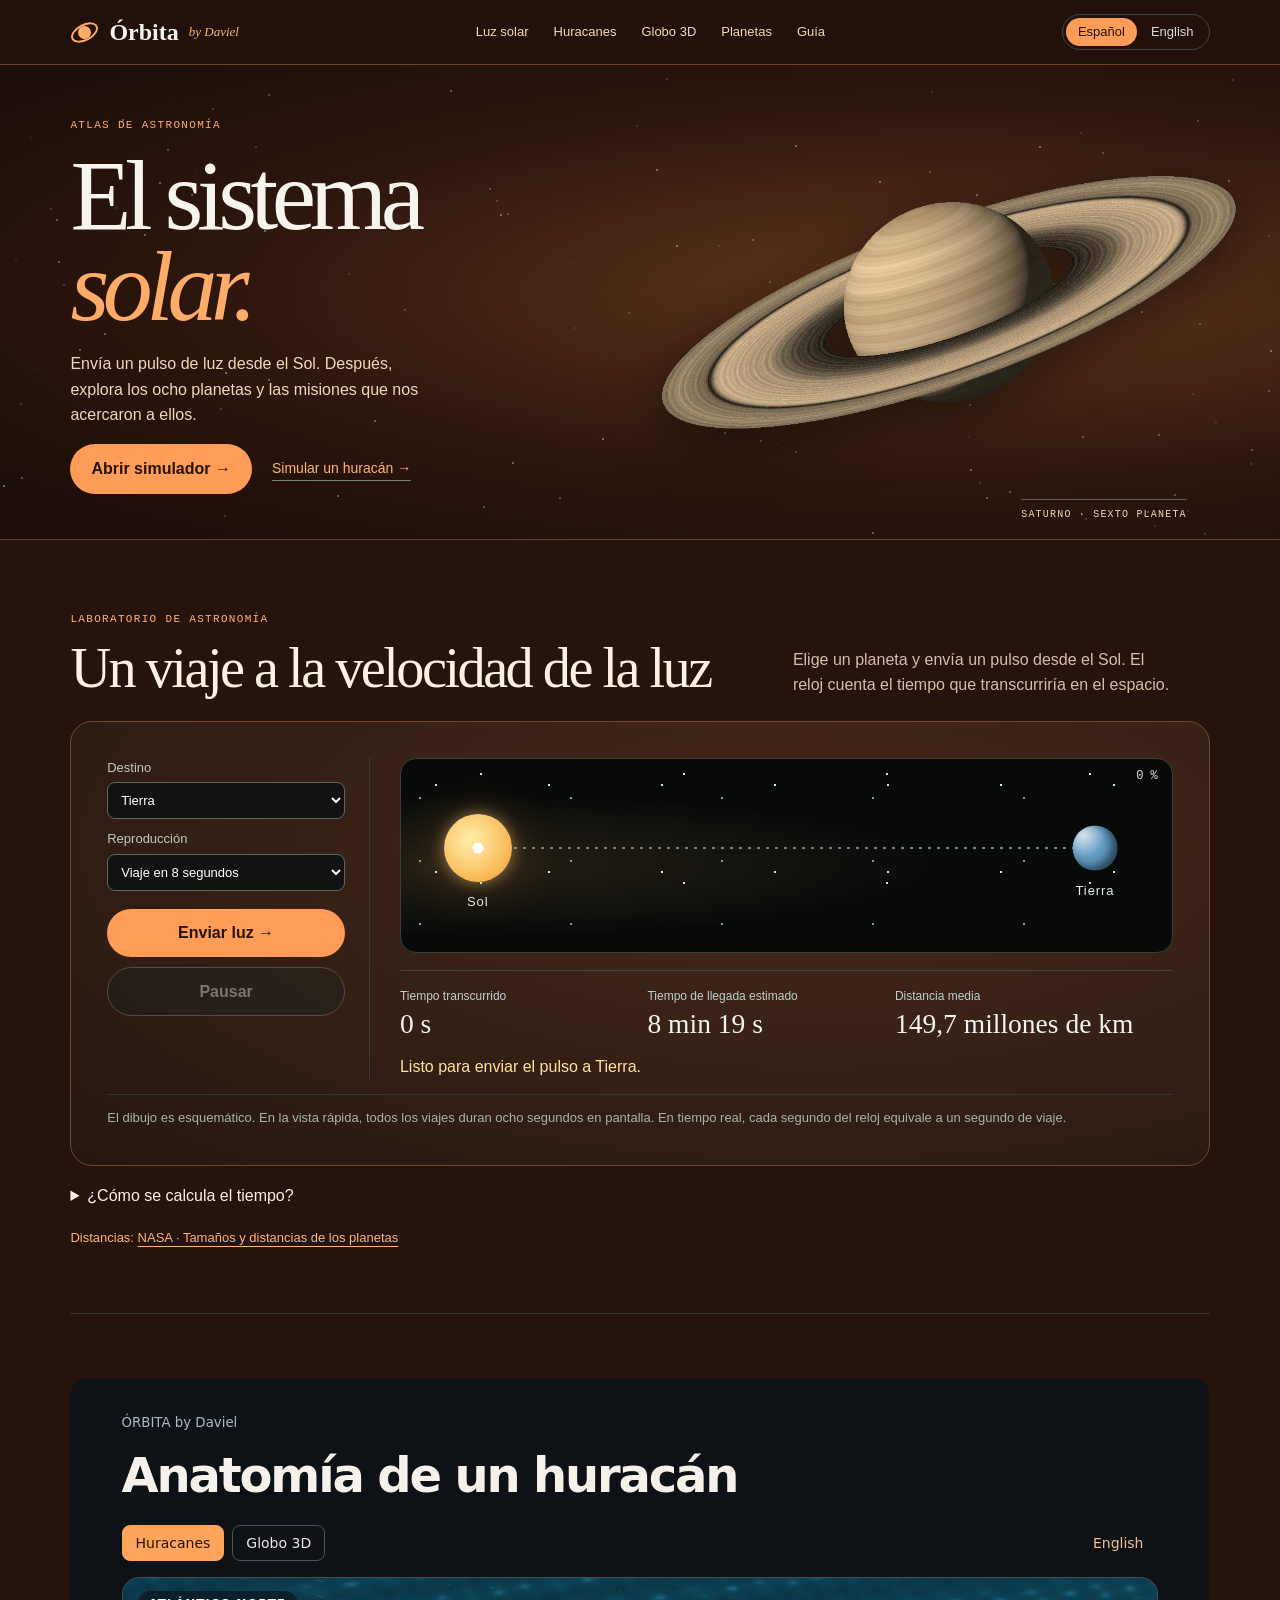
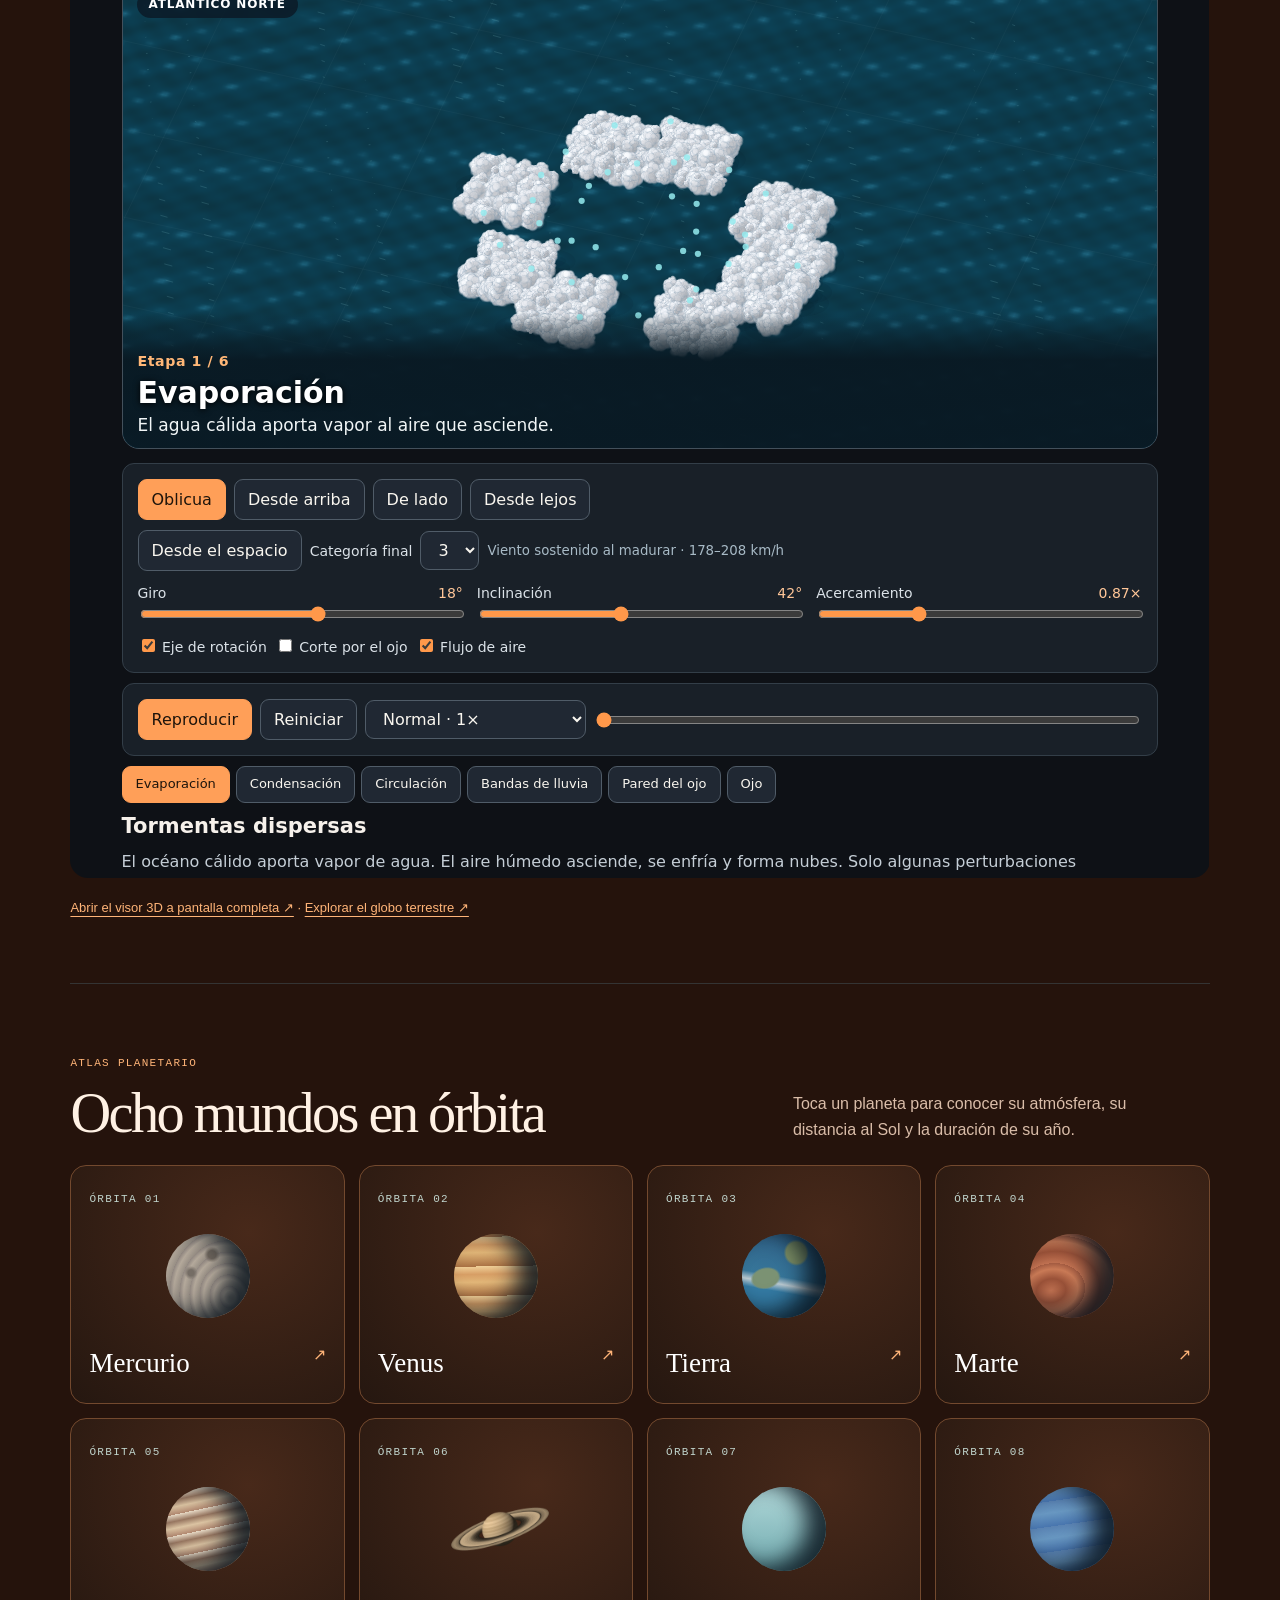
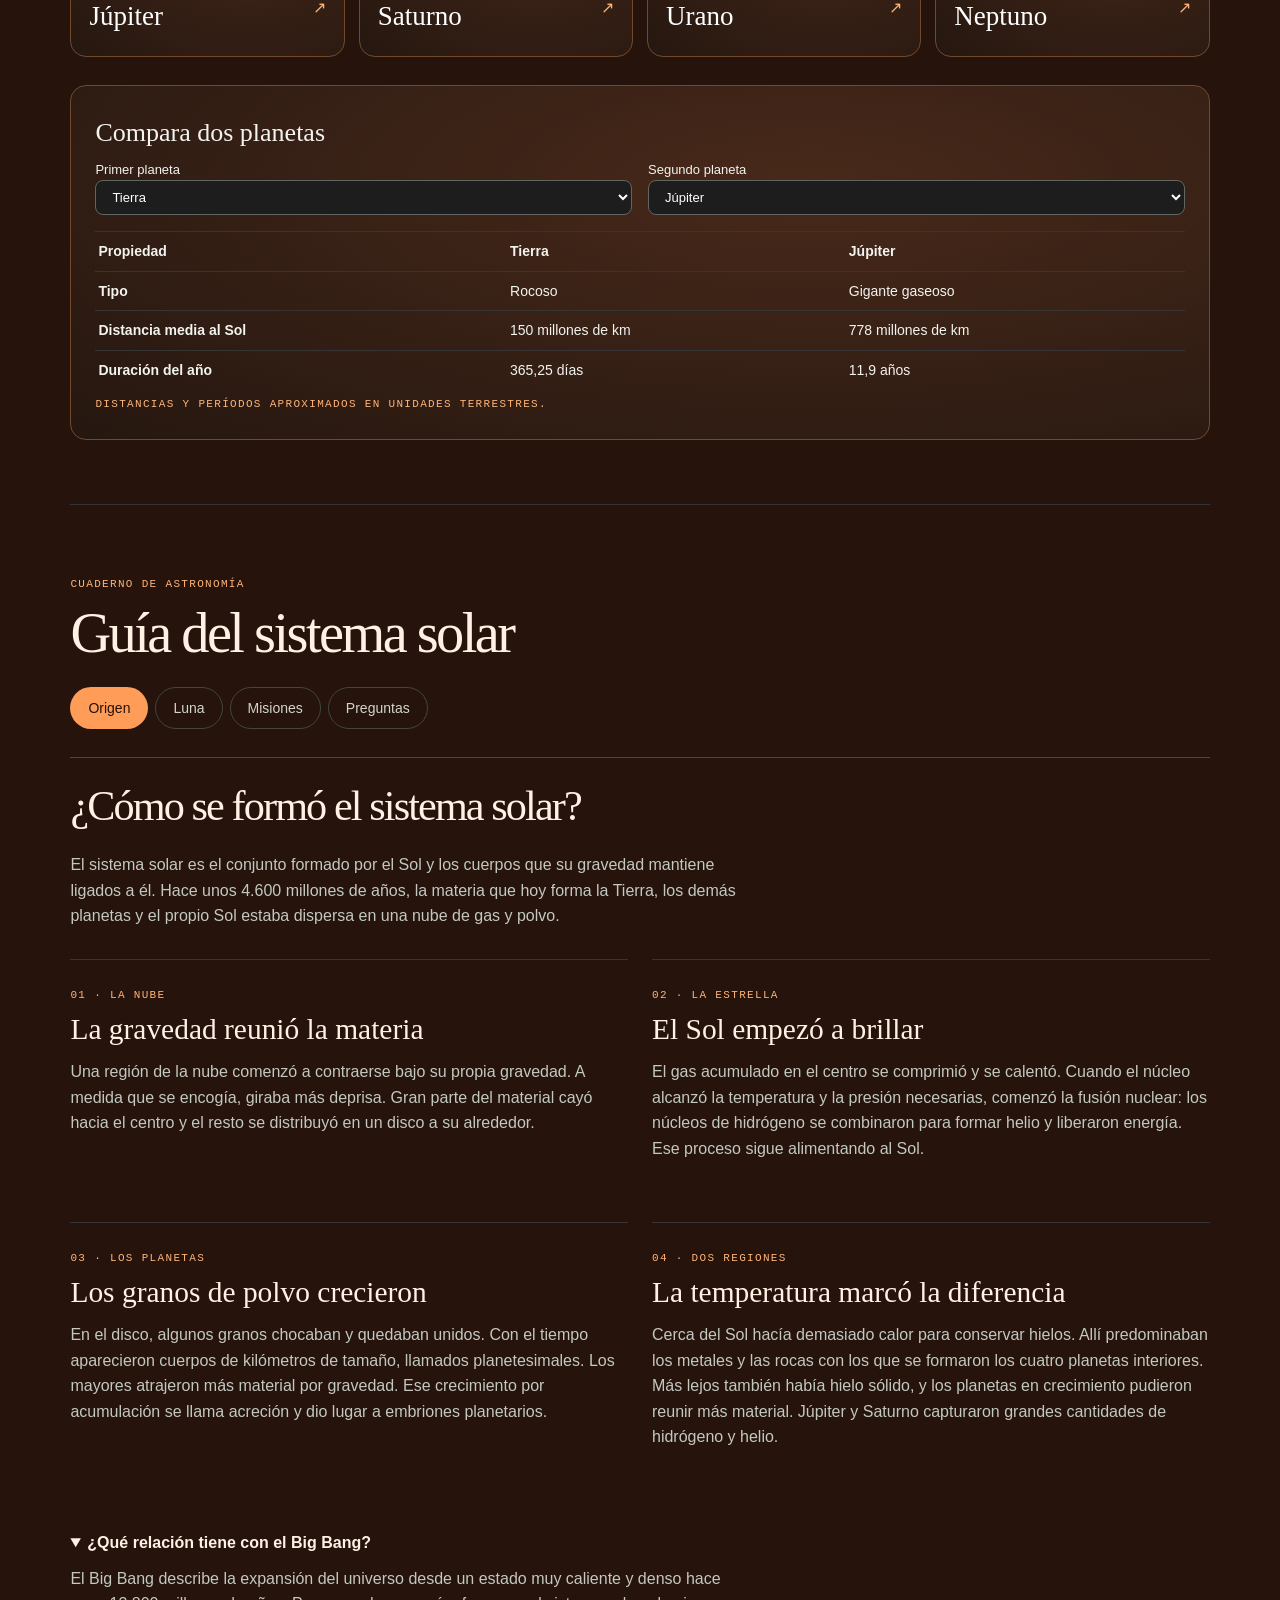
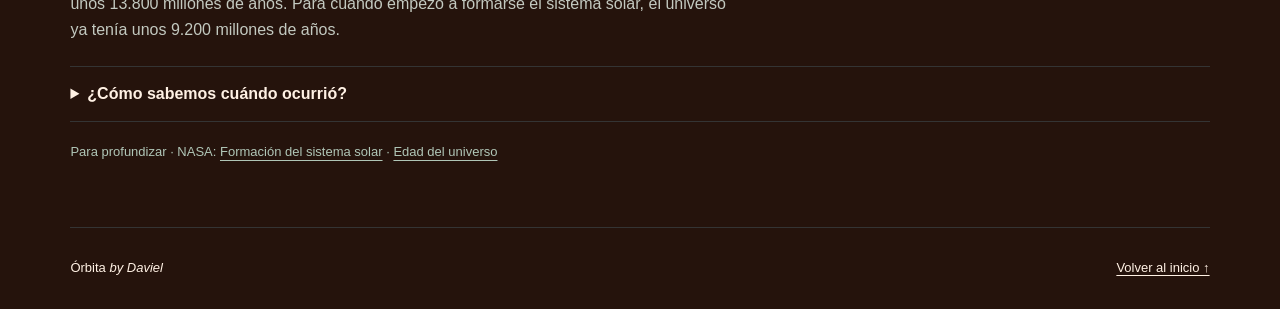
<file: index.html>
<!doctype html><html lang="es"><head><meta charset="utf-8"><meta name="viewport" content="width=device-width,initial-scale=1"><meta name="theme-color" content="#000000"><title>Órbita by Daviel | Simulador del viaje de la luz solar</title><meta name="description" content="Envía luz del Sol a los ocho planetas, pausa el recorrido y compara cuánto tarda en llegar. Explora el sistema solar en español o inglés."><link rel="canonical" href="https://licestherdiaz2525-commits.github.io/orbita-by-daviel/"><link rel="alternate" hreflang="es" href="https://licestherdiaz2525-commits.github.io/orbita-by-daviel/"><link rel="alternate" hreflang="en" href="https://licestherdiaz2525-commits.github.io/orbita-by-daviel/en.html"><style>
:root{--ink:#101b22;--paper:#f4f2eb;--mint:#b2e5ce;--line:#d6d8d0}*{box-sizing:border-box}html{scroll-behavior:smooth}body{margin:0;background:var(--paper);color:var(--ink);font:16px/1.6 "DM Sans",Arial,sans-serif}a{color:inherit}button,select{font:inherit}button,a,select,summary{touch-action:manipulation}a:focus-visible,button:focus-visible,select:focus-visible,summary:focus-visible{outline:3px solid #318269;outline-offset:4px}.wrap,main>section:not(.hero),footer{width:min(1240px,89%);margin-inline:auto}header,.hero{background:#0d1821;color:#f6f4ec}header{border-bottom:1px solid #ffffff24}.bar{min-height:78px;display:flex;justify-content:space-between;align-items:center;gap:24px}.brand{text-decoration:none;display:flex;align-items:center;gap:10px;font:700 25px Georgia,serif}.firma{font:italic 15px Georgia;color:var(--mint)}.mark{width:29px;height:17px;border:2px solid var(--mint);border-radius:50%;transform:rotate(-28deg);position:relative}.mark:after{content:"";background:var(--mint);width:13px;height:13px;border-radius:50%;position:absolute;left:6px}nav{display:flex;gap:24px}nav a,.cta,.fuentes a,.missions a{text-underline-offset:4px}nav a{text-decoration:none;font-size:14px}nav a:hover{text-decoration:underline}.hero{position:relative;isolation:isolate;overflow:hidden;background:radial-gradient(ellipse at 79% 56%,#364650 0,#162630 35%,#0d1821 70%)}.hero .wrap{position:relative;min-height:510px;display:flex;align-items:center}.intro{width:46%;padding:60px 0;z-index:1}.intro p{max-width:360px;color:#c7d1d0}.hero img{position:absolute;right:-8%;width:68%;height:100%;object-fit:contain;filter:drop-shadow(0 20px 24px #07131c80)}.sky{position:absolute;inset:0;z-index:-1}.sky i{position:absolute;background:#dae7e3;border-radius:50%}.caption{position:absolute;right:0;bottom:22px;color:#c5d6d0;font-size:12px}.eyebrow,small,.caption,.date{font:11px/1.5 "Courier New",monospace;letter-spacing:.12em;text-transform:uppercase}.eyebrow,.intro small{color:var(--mint)}h1,h2,h3,.card strong,dd{font-family:Georgia,"Times New Roman",serif;font-weight:400}h1,h2,h3,p{margin-top:0}h1{font-size:clamp(65px,7.8vw,116px);line-height:.93;letter-spacing:-.065em;margin:18px 0}h1 em{color:var(--mint)}h2{font-size:clamp(38px,4.4vw,65px);line-height:1.04;letter-spacing:-.045em;margin:10px 0 24px}h3{font-size:26px;line-height:1.15;margin:8px 0 12px}.cta,dialog button{border:0;border-radius:30px;background:var(--mint);color:var(--ink);text-decoration:none;padding:12px 21px;font-weight:650;display:inline-flex;gap:20px;align-items:center;cursor:pointer}.cta{margin-top:7px}main>section:not(.hero){padding-block:54px;border-bottom:1px solid var(--line)}.sectionhead{display:flex;justify-content:space-between;align-items:baseline}.grid{display:grid;grid-template-columns:repeat(4,minmax(0,1fr));gap:12px}.card{border:0;min-width:0;border-radius:14px;background:radial-gradient(ellipse at 60% 35%,#344450,#16242e 72%);color:#fff;text-align:left;padding:18px;cursor:pointer;transition:transform .18s}.card:hover{transform:translateY(-3px)}.card small{color:#c0d4cc}.card strong{font-size:27px}.arrow{float:right;color:var(--mint)}.planet{display:block;width:84px;height:84px;margin:16px auto;border-radius:50%;background:var(--surface);box-shadow:inset -18px -9px 22px #07121bd9;transform:rotate(-12deg)}.card img{display:block;width:100%;height:84px;object-fit:contain;margin:16px auto}.entrada,.lectura p{max-width:76ch}.historia,.missions{display:grid;gap:24px;grid-template-columns:repeat(2,minmax(0,1fr));margin-block:30px}.historia article,.missions article{padding:20px 0;border-top:1px solid #aebbb4}.lectura details{padding:14px 0;border-bottom:1px solid var(--line)}.lectura summary{cursor:pointer;font-weight:650}.lectura details p{margin:10px 0}.fuentes,.missions a{font-size:13px;color:#35584e}.fuentes{margin:20px 0 0}.missions{grid-template-columns:repeat(3,minmax(0,1fr))}.date{color:#386557}.lunar{border-radius:18px;background:#162831;color:#ecf3ec;padding:clamp(20px,4vw,52px);display:grid;grid-template-columns:1fr 1fr;align-items:center;gap:30px}.lunar p{max-width:52ch}.lunar a{color:var(--mint)}.phase-buttons{display:flex;gap:6px;flex-wrap:wrap}.phase-buttons button{padding:8px 12px;border:1px solid #80988e;border-radius:24px;background:transparent;color:inherit;cursor:pointer;font-size:14px}.phase-buttons [aria-pressed=true]{background:var(--mint);color:var(--ink)}.moon{width:104px;height:104px;border-radius:50%;margin-bottom:18px;border:1px solid #68818a;background:var(--phase);box-shadow:0 0 52px #bce7d71c}.phase-info{border-left:1px solid #607770;padding-left:30px}.phase-info p{margin:0}.compare{margin-top:28px;padding:24px;background:#e2eae0;border-radius:16px}.pair{display:grid;grid-template-columns:1fr 1fr;gap:16px}.pair label{display:block;font-size:13px}.pair select{padding:8px 12px;border:1px solid #81998b;background:#fff;border-radius:8px;width:100%}.compare table{width:100%;text-align:left;border-collapse:collapse;margin-top:16px}.compare td,.compare th{padding:8px 3px;border-top:1px solid #c0ccbf;font-size:14px}.compare th{font-weight:550}dialog{max-height:86vh;width:min(480px,92vw);color:var(--ink);background:var(--paper);border:0;border-radius:18px;padding:30px}dialog::backdrop{background:#09141cd6}dl{padding:14px 0;border-block:1px solid var(--line)}dt{font-size:13px}dd{margin:0 0 8px;font-size:23px}dialog button{margin-top:16px}footer{display:flex;justify-content:space-between;gap:16px;padding-block:30px;font-size:13px}footer a{text-underline-offset:3px}@media(max-width:850px){.grid{grid-template-columns:repeat(2,minmax(0,1fr))}.missions{grid-template-columns:1fr}.missions article{padding:16px 0}.missions{gap:4px}.hero .wrap{min-height:430px}nav{gap:14px}}@media(max-width:640px){.bar{flex-direction:column;align-items:flex-start;gap:4px;padding:12px 0}.bar nav{width:100%;justify-content:space-between;gap:6px}.bar nav a{padding:4px 0}.hero .wrap{display:block;padding-bottom:230px}.intro{width:100%;padding:35px 0 0}.hero img{width:100%;right:-6%;height:260px;bottom:-2px}.caption{bottom:10px;font-size:9px}.historia,.lunar{grid-template-columns:1fr}.phase-info{border-left:0;border-top:1px solid #607770;padding:20px 0 0}.card{padding:14px}.compare{padding:16px}.pair{gap:8px}.compare td,.compare th{font-size:12px}.historia{gap:0}main>section:not(.hero){padding-block:38px}.wrap,main>section:not(.hero),footer{width:91%}}@media(prefers-reduced-motion:reduce){*{scroll-behavior:auto!important;transition:none!important}}

#luz .laboratorio{background:radial-gradient(ellipse at 5% 50%,#30403c,#142632 63%);color:#f3f5ec;border-radius:18px;padding:clamp(18px,4vw,44px)}.controles-luz{display:flex;gap:16px;align-items:end;flex-wrap:wrap}.controles-luz label{display:grid;gap:4px;font-size:14px;color:#c9dbd7}.controles-luz select{background:#203942;color:white;border:1px solid #77948c;border-radius:8px;padding:9px}.controles-luz button{border:none;border-radius:30px;background:#b2e5ce;color:#101b22;padding:11px 20px;font-weight:bold;cursor:pointer}.ruta-luz{position:relative;margin:46px 28px 44px;height:64px;display:flex;align-items:center}.riel{height:2px;width:100%;background:#688185}.rayo{height:2px;width:var(--avance,0%);background:#ffe2a1}.pulso,.astro{position:absolute;top:50%;transform:translate(-50%,-50%);border-radius:50%}.pulso{left:var(--avance,0%);background:white;width:9px;height:9px;box-shadow:0 0 13px 3px #ffdb8f;z-index:2}.astro.sol{left:0;width:46px;height:46px;background:radial-gradient(circle at 40% 39%,#fff2af,#f9b653 70%,#df8937);box-shadow:0 0 32px #f4bc5155}.astro.destino{left:100%;width:32px;height:32px;background:var(--color);box-shadow:inset -6px -4px 8px #0a1b29a8}.astro b{position:absolute;left:50%;top:calc(100% + 6px);transform:translateX(-50%);font:13px Arial;color:#e0ebe6}.datos-luz{display:flex;flex-wrap:wrap;gap:20px 54px;border-top:1px solid #50636b;padding-top:16px}.datos-luz span{display:block;color:#bdd1cc;font-size:13px}.datos-luz strong{font:clamp(21px,3vw,32px) Georgia;display:block;font-variant-numeric:tabular-nums}.nota-luz{font-size:14px;color:#d4dfd9;margin:15px 0 0}.laboratorio [role=status]{min-height:1.6em;color:#ffe2a1;margin:12px 0 0}.bar nav{flex-wrap:wrap}
:root{color-scheme:dark;--ink:#f1f1ee;--paper:#050505;--line:#343434}body,header,.hero{background-color:#050505}header{background:#000}.hero{background:radial-gradient(ellipse at 76% 52%,#242424 0,#101010 34%,#000 73%)}.card{background:radial-gradient(ellipse at 56% 42%,#303030,#131313 78%);border:1px solid #383838}.compare,.lunar,#luz .laboratorio,dialog{background:#141414;color:#f3f3ef;border:1px solid #353535}.pair select,.controles-luz select{background:#1d1d1d;color:#fff;border-color:#626662}.historia article,.missions article,.compare td,.compare th{border-color:#353535}.date,.fuentes,.missions a,small{color:#b2d9c4}.phase-info,.datos-luz{border-color:#444}.controles-luz button,.cta,dialog button,.phase-buttons [aria-pressed=true]{color:#0d1b15}.bar{flex-wrap:wrap;gap:12px;padding-block:10px}.lang{display:inline-flex;gap:2px;border:1px solid #444;border-radius:24px;padding:3px;align-items:center}.lang a{padding:4px 12px;font-size:13px;text-decoration:none;border-radius:20px;color:#dadada}.lang [aria-current]{background:#e5eee7;color:#121813}.lang a:focus-visible{outline-color:#94c6aa}@media(max-width:850px){.bar nav{order:3;width:100%}.bar{flex-direction:row;align-items:center}.bar nav a{flex:auto;text-align:center}}
#luz .laboratorio{padding:clamp(16px,3vw,36px);border-color:#343a37;background:#0e1010}
.controles-luz button{min-height:44px}.controles-luz #pausa-luz{border:1px solid #819489;background:#1a221e;color:#dcf4e6}.controles-luz #pausa-luz:disabled{opacity:.42;cursor:default}
.espacio-luz{position:relative;isolation:isolate;overflow:hidden;margin:24px 0;border:1px solid #34413d;border-radius:16px;background:radial-gradient(ellipse at 3% 55%,#3c2a1770,transparent 45%),linear-gradient(120deg,#101716,#060809)}
.espacio-luz:before{content:"";position:absolute;inset:0;z-index:-1;background-image:radial-gradient(1px 1px at 35px 26px,#d4e8e2 90%,transparent),radial-gradient(1px 1px at 19px 39px,#8b9b94 90%,transparent),radial-gradient(1.5px 1.5px at 80px 15px,#e7dec6 65%,transparent);background-size:113px 87px,151px 63px,203px 109px}
.espacio-luz .ruta-luz{margin:34px clamp(38px,6vw,88px) 49px;height:110px}.astro.sol{width:clamp(40px,6vw,68px);height:clamp(40px,6vw,68px);box-shadow:0 0 15px #ffd08280,0 0 55px #e99c363d}.astro.destino{width:clamp(25px,4vw,45px);height:clamp(25px,4vw,45px);background:radial-gradient(circle at 24% 22%,#fffb 0,transparent 45%),var(--color)}.astro b{top:calc(100% + 12px);letter-spacing:.07em}.riel{background:repeating-linear-gradient(90deg,#78847f 0 3px,transparent 3px 9px)}.rayo{background:linear-gradient(90deg,#f6be6675,#fff1aa);box-shadow:0 0 9px #ffc46e}.pulso{width:11px;height:11px}.porcentaje{position:absolute;right:14px;top:10px;font:12px monospace;color:#d6e0d7}.datos-luz strong{font-variant-numeric:tabular-nums}

:root{--accent:#c2e8d2;--hair:#343733;--muted:#afb5ae}
header{position:sticky;top:0;z-index:10;background:#070807f5;backdrop-filter:blur(14px)}
.bar{min-height:64px;padding-block:8px}.bar nav{gap:25px}.bar nav a{font-size:13px;color:#c9cec8}.bar nav a:hover{color:#fff}.brand{font-size:24px}.firma{font-size:13px}
section[id],.guide-panel{scroll-margin-top:82px}
.hero{background:radial-gradient(ellipse at 73% 50%,#24231e 0,#10110f 30%,#050605 63%,#000 84%);border-bottom:1px solid var(--hair)}
.hero .wrap{min-height:clamp(400px,36vw,550px)}.intro{width:52%;padding:45px 0}.intro h1{font-size:clamp(68px,7.8vw,118px);margin:14px 0 18px;line-height:.92}.intro p{max-width:40ch;color:#c0c4bb}.hero img{width:62%;right:-6%;height:108%;filter:drop-shadow(0 12px 28px #0008)}
.hero .caption{right:2%;bottom:17px;border-top:1px solid #5c6256;padding-top:7px;font-size:10px}.hero-actions{display:flex;gap:20px;align-items:center;flex-wrap:wrap}.hero-actions .cta{margin:0}.minor-link{color:#e5e8df;text-decoration:none;font-size:14px;border-bottom:1px solid #738477}
main>section:not(.hero){padding-block:clamp(44px,5vw,74px)}.sect-intro{display:grid;grid-template-columns:1.25fr .75fr;gap:28px;align-items:end;margin:0 0 23px}.sect-intro h2{margin-bottom:0}.sect-intro p{margin:0;color:var(--muted);max-width:43ch}
#luz .laboratorio{display:grid;grid-template-columns:minmax(192px,.34fr) minmax(0,1fr);gap:0 30px;background:linear-gradient(125deg,#191d19,#101111 65%);padding:clamp(18px,2.8vw,36px);border-radius:22px}
.controles-luz{display:grid;align-content:start;grid-row:1/4;grid-column:1;gap:10px;border-right:1px solid #373d36;padding-right:24px}.controles-luz label{font-size:13px;color:#c5cabf}.controles-luz select{width:100%;background:#101310}.controles-luz button{width:100%;margin:0}.controles-luz #lanzar-luz{margin-top:8px}.espacio-luz{grid-column:2;margin:0 0 17px;background:radial-gradient(ellipse at 8% 55%,#43351e80,transparent 48%),#080a0a}.datos-luz{grid-column:2;display:grid;grid-template-columns:1fr 1fr 1.2fr;gap:16px}.datos-luz strong{font-size:clamp(18px,2.15vw,32px);line-height:1.3}.datos-luz span{font-size:12px}.laboratorio [role=status]{grid-column:2}.laboratorio .nota-luz{grid-column:1/-1;border-top:1px solid #32382f;padding-top:13px;color:#aab4ab;font-size:13px}
#luz>details{margin-top:17px}summary{cursor:pointer}.grid{gap:14px}.card{position:relative;border-radius:16px;background:radial-gradient(ellipse at 54% 46%,#2c302c,#121413 76%);border-color:#333731}.card:hover{border-color:#99baa4}.card .planet{margin:24px auto}.card img{margin:24px auto}.card .arrow{color:var(--accent)}.compare{border:1px solid #394036;background:#151915}
#guia .guide-links{display:flex;gap:7px;flex-wrap:wrap;margin:22px 0 28px}.guide-links a{font-size:14px;text-decoration:none;padding:9px 17px;border:1px solid #41463f;border-radius:30px;color:#d1d6cd}.guide-links a[aria-current]{background:var(--accent);border-color:transparent;color:#101510}.guide-panel{border-top:1px solid var(--hair);padding-top:26px}.guide-panel>small{display:none}.guide-panel h2{font-size:clamp(29px,3.3vw,49px);margin-top:0}.guide-panel[hidden]{display:none}.historia h3,.missions h3{font-size:clamp(22px,2.3vw,31px)}.lectura p,.missions p{color:#c3c9c0}.guide-panel .fuentes{color:#b0c6b7}
@media(max-width:850px){.bar{display:grid;grid-template-columns:auto 1fr auto;gap:12px}.bar nav{order:0;justify-content:center}.bar nav a{flex:none}.bar nav{gap:12px}.hero .wrap{min-height:390px}.sect-intro{grid-template-columns:1fr;gap:12px}#luz .laboratorio{gap:0 16px}.controles-luz{padding-right:16px}.datos-luz{gap:8px}}
@media(max-width:640px){header{position:static}.bar{grid-template-columns:1fr auto;gap:0}.bar nav{order:3;grid-column:1/-1;justify-content:space-between;border-top:1px solid #242724;margin-top:8px}.bar nav a{padding-block:7px}.hero .wrap{padding-bottom:180px;min-height:0}.intro{width:100%;padding:30px 0 0}.intro h1{font-size:66px}.intro p{max-width:36ch}.hero img{right:-5%;bottom:-14px;width:86%;height:214px}.hero .caption{left:0;right:auto;bottom:12px;max-width:105px}.hero-actions{gap:12px}.hero-actions .cta{padding:10px 15px}.minor-link{font-size:13px}section[id],.guide-panel{scroll-margin-top:12px}#luz .laboratorio{display:flex;flex-direction:column}.controles-luz{grid-template-columns:1fr 1fr;gap:9px;border:0;padding:0}.controles-luz #lanzar-luz{margin:0}.espacio-luz{margin-top:15px}.datos-luz{display:flex;flex-wrap:wrap;gap:12px 18px}.datos-luz strong{font-size:21px}.guide-links a{padding:6px 12px}.card strong{font-size:23px}.guide-panel .historia{gap:0}}

:root{--mint:#ffac69;--accent:#ff9248;--hair:#62412e;--muted:#dabda9}
body{background:#25130c;color:#fff1e4}header{background:#23120bf5;border-bottom-color:#704529}.hero{background:radial-gradient(ellipse at 74% 48%,#65391f,#2d160d 54%,#1d0e09 90%)}.bar nav a,.hero .caption,.intro p{color:#f3d8bd}.bar nav a:hover,.firma,.fuentes,.missions a,.date,small,.card .arrow,.minor-link{color:#ffb478}.lang [aria-current],.cta,.controles-luz #lanzar-luz,.guide-links a[aria-current],dialog button{background:#ff9c58;color:#271207}.card,.compare,.lunar,dialog,#luz .laboratorio{background:radial-gradient(ellipse at 65% 28%,#48291a,#251710);border-color:#73492e}.phase-buttons [aria-pressed=true]{background:#ffa05e;color:#251007}.bar nav{gap:clamp(8px,2vw,25px)}.storm-box{background:#2d1910;border:1px solid #815137;border-radius:22px;overflow:hidden}.storm-grid{display:grid;grid-template-columns:minmax(0,1.35fr) minmax(230px,.8fr)}.storm-sky{background:#172b33;display:grid;place-items:center;min-width:0}.storm-sky canvas{display:block;width:100%;height:auto;aspect-ratio:3/2}.storm-copy{padding:clamp(18px,3vw,42px);align-self:center}.storm-copy h3{font-size:clamp(24px,3vw,38px);margin-top:8px}.storm-copy p{color:#f3d5bd}.storm-controls{border-top:1px solid #76482f;padding:16px clamp(15px,3vw,36px);display:flex;flex-wrap:wrap;align-items:center;gap:12px}.storm-controls button,.storm-controls select{min-height:42px;padding:7px 15px;border:1px solid #926449;border-radius:12px;background:#301b12;color:#ffeadb}.storm-controls button:first-child{background:#ffa564;color:#281409;font-weight:bold;min-width:130px}.storm-controls button{cursor:pointer}.storm-controls label{display:flex;align-items:center;gap:8px}.storm-seek{width:100%;accent-color:#ff984d}.storm-box small{color:#ffb57d}.storm-grid canvas{background:radial-gradient(ellipse,#26454d,#101e23)}@media(max-width:700px){.storm-grid{grid-template-columns:1fr}.storm-sky canvas{max-height:290px}.storm-copy{padding:18px}.storm-copy p{margin-bottom:0}.storm-controls{gap:8px}.bar nav{gap:8px}.bar nav a{font-size:12px}}
</style></head><body><header><div class="bar wrap"><a class="brand" href="#inicio"><span class="mark"></span>Órbita <span class="firma">by Daviel</span></a><nav aria-label="Secciones"><a href="#luz">Luz solar</a><a href="#tormentas">Huracanes</a><a href="globo.html">Globo 3D</a><a href="#atlas">Planetas</a><a href="#guia">Guía</a></nav><div class="lang" role="group" aria-label="Idioma"><a data-language href="index.html" lang="es" hreflang="es" aria-current="page">Español</a><a data-language href="en.html" lang="en" hreflang="en" >English</a></div></div></header><main><section class="hero" id="inicio"><div class="sky" aria-hidden="true"></div><div class="wrap"><div class="intro"><small>Atlas de astronomía</small><h1>El sistema<br><em>solar.</em></h1><p>Envía un pulso de luz desde el Sol. Después, explora los ocho planetas y las misiones que nos acercaron a ellos.</p><div class="hero-actions"><a class="cta" href="#luz">Abrir simulador →</a><a class="minor-link" href="#tormentas">Simular un huracán →</a></div></div><img src="saturno.webp" alt="Ilustración de Saturno y sus anillos inclinados"><span class="caption">Saturno · Sexto planeta</span></div></section><section id="luz"><div class="sect-intro"><div><small>Laboratorio de astronomía</small><h2>Un viaje a la velocidad de la luz</h2></div><p>Elige un planeta y envía un pulso desde el Sol. El reloj cuenta el tiempo que transcurriría en el espacio.</p></div><div class="laboratorio"><div class="controles-luz"><label>Destino<select id="destino-luz"></select></label><label>Reproducción<select id="ritmo-luz"><option value="resumen">Viaje en 8 segundos</option><option value="real">Tiempo real</option></select></label><button id="lanzar-luz" type="button">Enviar luz →</button><button id="pausa-luz" type="button" disabled>Pausar</button></div><div class="espacio-luz"><span class="porcentaje" aria-hidden="true">0 %</span><div class="ruta-luz" aria-hidden="true"><div class="riel"><div class="rayo"></div></div><div class="astro sol"><b>Sol</b></div><div class="astro destino"><b id="nombre-luz"></b></div><div class="pulso"></div></div></div><div class="datos-luz"><div><span>Tiempo transcurrido</span><strong id="reloj-luz"></strong></div><div><span>Tiempo de llegada estimado</span><strong id="total-luz"></strong></div><div><span>Distancia media</span><strong id="distancia-luz"></strong></div></div><p role="status" id="estado-luz"></p><p class="nota-luz">El dibujo es esquemático. En la vista rápida, todos los viajes duran ocho segundos en pantalla. En tiempo real, cada segundo del reloj equivale a un segundo de viaje.</p></div><details><summary>¿Cómo se calcula el tiempo?</summary><p>Dividimos la distancia media entre el Sol y el planeta por la velocidad de la luz en el vacío (299.792,458 km/s). El resultado es el tiempo de ida en segundos. La distancia cambia a lo largo de cada órbita, así que el resultado es una aproximación.</p></details><p class="fuentes">Distancias: <a href="https://science.nasa.gov/solar-system/planet-sizes-and-locations-in-our-solar-system/">NASA · Tamaños y distancias de los planetas</a></p></section><section id="tormentas"><iframe src="atmosfera.html" title="Atmósfera en 3D" style="display:block;width:100%;height:clamp(930px,110vw,1100px);border:0;border-radius:18px" loading="lazy"></iframe><p class="fuentes"><a href="atmosfera.html">Abrir el visor 3D a pantalla completa ↗</a> · <a href="globo.html">Explorar el globo terrestre ↗</a></p></section><section id="atlas"><div class="sect-intro"><div><small>Atlas planetario</small><h2>Ocho mundos en órbita</h2></div><p>Toca un planeta para conocer su atmósfera, su distancia al Sol y la duración de su año.</p></div><div class="grid"></div><div class="compare"><h3>Compara dos planetas</h3><div class="pair"><label>Primer planeta<select id="a"></select></label><label>Segundo planeta<select id="b"></select></label></div><div aria-live="polite" id="comparacion"></div></div></section><section id="guia"><small>Cuaderno de astronomía</small><h2>Guía del sistema solar</h2><nav class="guide-links" aria-label="Temas de la guía"><a href="#origen">Origen</a><a href="#luna">Luna</a><a href="#misiones">Misiones</a><a href="#preguntas">Preguntas</a></nav><article class="guide-panel lectura" id="origen"><small>El origen</small><h2>¿Cómo se formó el sistema solar?</h2>
<p class="entrada">El sistema solar es el conjunto formado por el Sol y los cuerpos que su gravedad mantiene ligados a él. Hace unos 4.600 millones de años, la materia que hoy forma la Tierra, los demás planetas y el propio Sol estaba dispersa en una nube de gas y polvo.</p>
<div class="historia">
<article><small>01 · La nube</small><h3>La gravedad reunió la materia</h3><p>Una región de la nube comenzó a contraerse bajo su propia gravedad. A medida que se encogía, giraba más deprisa. Gran parte del material cayó hacia el centro y el resto se distribuyó en un disco a su alrededor.</p></article>
<article><small>02 · La estrella</small><h3>El Sol empezó a brillar</h3><p>El gas acumulado en el centro se comprimió y se calentó. Cuando el núcleo alcanzó la temperatura y la presión necesarias, comenzó la fusión nuclear: los núcleos de hidrógeno se combinaron para formar helio y liberaron energía. Ese proceso sigue alimentando al Sol.</p></article>
<article><small>03 · Los planetas</small><h3>Los granos de polvo crecieron</h3><p>En el disco, algunos granos chocaban y quedaban unidos. Con el tiempo aparecieron cuerpos de kilómetros de tamaño, llamados planetesimales. Los mayores atrajeron más material por gravedad. Ese crecimiento por acumulación se llama acreción y dio lugar a embriones planetarios.</p></article>
<article><small>04 · Dos regiones</small><h3>La temperatura marcó la diferencia</h3><p>Cerca del Sol hacía demasiado calor para conservar hielos. Allí predominaban los metales y las rocas con los que se formaron los cuatro planetas interiores. Más lejos también había hielo sólido, y los planetas en crecimiento pudieron reunir más material. Júpiter y Saturno capturaron grandes cantidades de hidrógeno y helio.</p></article></div>
<details open><summary>¿Qué relación tiene con el Big Bang?</summary><p>El Big Bang describe la expansión del universo desde un estado muy caliente y denso hace unos 13.800 millones de años. Para cuando empezó a formarse el sistema solar, el universo ya tenía unos 9.200 millones de años.</p></details>
<details><summary>¿Cómo sabemos cuándo ocurrió?</summary><p>Algunos meteoritos conservan minerales que se solidificaron en el disco original. Ciertos átomos de esos minerales se desintegran a ritmos conocidos. Al medir cuánto material original queda y cuánto se ha transformado, los científicos calculan la edad de esas primeras piezas sólidas.</p></details>
<p class="fuentes">Para profundizar · NASA: <a href="https://science.nasa.gov/solar-system/solar-system-facts/">Formación del sistema solar</a> · <a href="https://science.nasa.gov/exoplanets/what-is-the-universe/">Edad del universo</a></p></article><article class="guide-panel lectura" id="luna"><small>Observación del cielo</small><h2>Un mes en la Luna</h2><div class="lunar"><div><p>El Sol ilumina aproximadamente la mitad de la Luna. Al recorrer su órbita, cambia la porción iluminada que vemos desde la Tierra. El ciclo de luna nueva a luna nueva dura unos 29,5 días.</p><div class="phase-buttons" aria-label="Fases principales"></div></div><div class="phase-info" aria-live="polite"><div class="moon" aria-hidden="true"></div><h3 id="fase"></h3><p id="explica"></p></div></div><p class="fuentes">Fuente: <a href="https://science.nasa.gov/moon/moon-phases/">NASA · Las fases lunares</a></p></article><article class="guide-panel lectura" id="misiones"><small>Exploración espacial</small><h2>Lo que vieron las sondas</h2><div class="missions"><article><span class="date">1989 · Neptuno</span><h3>Voyager 2</h3><p>Tras visitar Júpiter, Saturno y Urano, la sonda llegó a Neptuno. Sus imágenes mostraron tormentas en su atmósfera y penachos oscuros que se elevaban sobre la superficie helada de Tritón.</p><a href="https://science.nasa.gov/mission/voyager/">Explorar la misión Voyager ↗</a></article><article><span class="date">2005 · Titán</span><h3>Cassini y Huygens</h3><p>Cassini llevó a Huygens hasta Saturno. Huygens descendió a través de la espesa atmósfera de Titán y fotografió canales durante el descenso. Al aterrizar, mostró un terreno cubierto de fragmentos redondeados de hielo.</p><a href="https://science.nasa.gov/mission/cassini/">Explorar Cassini-Huygens ↗</a></article><article><span class="date">2015 · Plutón</span><h3>New Horizons</h3><p>El primer sobrevuelo de Plutón reveló montañas de hielo de agua junto a una llanura de hielo de nitrógeno. La escasez de cráteres en partes de esa llanura indica que su superficie se ha renovado en tiempos geológicos recientes.</p><a href="https://science.nasa.gov/mission/new-horizons/">Explorar New Horizons ↗</a></article></div></article><article class="guide-panel lectura" id="preguntas"><small>Guía del atlas</small><h2>Más allá de los planetas</h2>
<details open><summary>¿Qué mantiene a los planetas en órbita?</summary><p>La gravedad del Sol atrae a los planetas mientras estos avanzan por el espacio. La combinación curva sus trayectorias y los mantiene en órbitas elípticas. Una vuelta completa define un año en cada planeta. La rotación es otro movimiento: el giro de un planeta sobre su propio eje.</p></details>
<details><summary>¿Qué nos llega desde el Sol?</summary><p>La luz que sale de la superficie visible del Sol tarda unos ocho minutos en llegar a la Tierra. También sale un flujo de partículas cargadas llamado viento solar. Cuando esas partículas interactúan con el campo magnético terrestre y la atmósfera, pueden producir auroras cerca de los polos.</p></details>
<details><summary>¿Qué diferencia hay entre un asteroide y un cometa?</summary><p>Los asteroides están compuestos sobre todo por roca o metal. Muchos orbitan entre Marte y Júpiter. Los cometas también contienen hielos. Cuando se acercan al Sol, parte del hielo pasa directamente a gas y libera polvo. Así se forma una nube alrededor del núcleo y pueden aparecer colas que se extienden en dirección opuesta al Sol.</p></details>
<details><summary>¿Dónde están Ceres y Plutón?</summary><p>Ambos son planetas enanos. Giran en torno al Sol y su gravedad les ha dado una forma casi redonda, pero comparten su región orbital con otros cuerpos de masa apreciable. Ceres se encuentra en el cinturón de asteroides y Plutón en el cinturón de Kuiper, una región rica en cuerpos helados más allá de Neptuno.</p></details>
<details><summary>¿Qué habría más allá del cinturón de Kuiper?</summary><p>Las órbitas de algunos cometas de período largo apuntan a un origen mucho más lejano. Los astrónomos proponen que una enorme envoltura de objetos helados rodea al sistema solar: la nube de Oort. Su existencia se infiere de esas órbitas y todavía no se ha observado directamente.</p></details>
<p class="fuentes">Para profundizar · NASA: <a href="https://science.nasa.gov/sun/facts/">El Sol</a> · <a href="https://science.nasa.gov/asteroids-comets-meteors/facts/">Asteroides y cometas</a> · <a href="https://science.nasa.gov/solar-system/oort-cloud/facts/">Nube de Oort</a></p></article></section></main><footer><span>Órbita <i>by Daviel</i></span><a href="#inicio">Volver al inicio ↑</a></footer><dialog aria-labelledby="nombre"><small id="tipo"></small><h2 id="nombre"></h2><p id="detalle"></p><dl id="medidas"></dl><p id="rasgo"></p><p class="fuentes"><a id="fuente">Ficha de la NASA ↗</a></p><button autofocus>Cerrar ficha</button></dialog><script src="atlas.js"></script><script>
const choices=[document.querySelector('#a'),document.querySelector('#b')];
choices.forEach((select,column)=>{planetas.forEach(([name],index)=>select.add(new Option(name,index)));select.value=column===0?'2':'4';select.addEventListener('change',compare)});
function compare(){
 const [first,second]=choices.map(select=>Number(select.value));
 const rows=[['Tipo',planetas[first][1],planetas[second][1]],['Distancia media al Sol',fichas[first][0],fichas[second][0]],['Duración del año',fichas[first][1],fichas[second][1]]];
 document.querySelector('#comparacion').innerHTML='<table><thead><tr><th>Propiedad</th><th>'+planetas[first][0]+'</th><th>'+planetas[second][0]+'</th></tr></thead><tbody>'+rows.map(([key,left,right])=>'<tr><th scope="row">'+key+'</th><td>'+left+'</td><td>'+right+'</td></tr>').join('')+'</tbody></table><small>Distancias y períodos aproximados en unidades terrestres.</small>';
}
compare();
const fases=[
 ['Nueva','#233239','La cara iluminada apunta casi por completo en dirección contraria a la Tierra. La Luna recorre el cielo cerca del Sol y cuesta distinguirla.'],
 ['Cuarto creciente','linear-gradient(90deg,#233239 50%,#d8d9c8 50%)','Vemos media cara iluminada. Durante los días siguientes, la parte brillante aumenta hasta la luna llena.'],
 ['Llena','#d8d9c8','La Luna queda al lado opuesto del cielo con respecto al Sol. Vemos casi toda su cara cercana iluminada y suele salir alrededor de la puesta del Sol.'],
 ['Cuarto menguante','linear-gradient(90deg,#d8d9c8 50%,#233239 50%)','Vuelve a verse media cara iluminada. Esta vez la parte brillante disminuye y la Luna se observa con facilidad de madrugada.']
];
const buttons=document.querySelector('.phase-buttons');
function showPhase(i){const [name,color,description]=fases[i];document.querySelector('.moon').style.setProperty('--phase',color);document.querySelector('#fase').textContent=name;document.querySelector('#explica').textContent=description;Array.from(buttons.children).forEach((button,index)=>button.setAttribute('aria-pressed',String(index===i)))}
fases.forEach(([name],i)=>{const button=document.createElement('button');button.textContent=name;button.onclick=()=>showPhase(i);buttons.append(button)});showPhase(2);
</script><script>
(()=>{
 const mundos=[['Mercurio',58,'#a59988'],['Venus',108,'#d9aa70'],['Tierra',149.7,'#649bc0'],['Marte',227.9,'#c67658'],['Júpiter',778,'#cba480'],['Saturno',1400,'#d6be92'],['Urano',2900,'#8bc9cb'],['Neptuno',4500,'#668ac2']];
 const elemento=id=>document.getElementById(id);
 const destino=elemento('destino-luz'),ritmo=elemento('ritmo-luz'),boton=elemento('lanzar-luz'),ruta=document.querySelector('.ruta-luz');
 let frame=0;
 mundos.forEach(([nombre],i)=>destino.add(new Option(nombre,i)));
 destino.value='2';
 function tiempo(segundos){const n=Math.round(segundos),h=Math.floor(n/3600),m=Math.floor(n%3600/60);return (h?h+' h ':'')+(m||h?m+' min ':'')+(n%60)+' s'}
 function duracion(){return mundos[Number(destino.value)][1]*1e6/299792.458}
 function mostrar(fraccion){document.querySelector(".porcentaje").textContent=Math.floor(fraccion*100)+" %";ruta.style.setProperty('--avance',fraccion*100+'%');elemento('reloj-luz').textContent=tiempo(duracion()*fraccion)}
 const pausa=elemento('pausa-luz');let estado='listo', acumulado=0, inicio=0;
 function controles(modo){estado=modo;pausa.disabled=modo!=='curso'&&modo!=='pausa';pausa.textContent=modo==='pausa'?'Continuar':'Pausar'}
 function preparar(){controles('listo');acumulado=0;cancelAnimationFrame(frame);const [nombre,distancia,color]=mundos[Number(destino.value)];ruta.style.setProperty('--color',color);elemento('nombre-luz').textContent=nombre;elemento('distancia-luz').textContent=distancia.toLocaleString('es-ES')+' millones de km';elemento('total-luz').textContent=tiempo(duracion());elemento('estado-luz').textContent='Listo para enviar el pulso a '+nombre+'.';boton.textContent='Enviar luz →';mostrar(0)}

 function intervalo(){return ritmo.value==='real'?duracion()*1000:8000}
 function nombreDestino(){return mundos[Number(destino.value)][0]}
 function finalizar(){controles('fin');mostrar(1);boton.textContent='Volver a enviar';elemento('estado-luz').textContent='El pulso llegó a ' +nombreDestino()+' en aproximadamente '+tiempo(duracion())+'.'}
 function avanzar(ahora){if(estado!=='curso')return;const parte=(acumulado+Math.max(0,ahora-inicio))/intervalo();if(parte>=1){finalizar();return}mostrar(parte);frame=requestAnimationFrame(avanzar)}
 function continuar(){inicio=performance.now();controles('curso');elemento('estado-luz').textContent='Pulso en camino a '+nombreDestino()+'.';frame=requestAnimationFrame(avanzar)}
 function lanzar(){cancelAnimationFrame(frame);acumulado=0;mostrar(0);boton.textContent='Reiniciar viaje';continuar()}
 pausa.addEventListener('click',()=>{if(estado==='pausa'){continuar();return}if(estado!=='curso')return;cancelAnimationFrame(frame);acumulado+=Math.max(0,performance.now()-inicio);if(acumulado>=intervalo()){finalizar();return}mostrar(acumulado/intervalo());controles('pausa');elemento('estado-luz').textContent='Viaje en pausa.'});
 destino.addEventListener('change',preparar);ritmo.addEventListener('change',preparar);boton.addEventListener('click',lanzar);preparar();
})();
</script><script>document.querySelectorAll('[data-language]').forEach(link=>{link.addEventListener('click',()=>{link.hash=location.hash})});</script><script>
const guideLinks = Array.from(document.querySelectorAll('.guide-links a'));
function openTopic(scrollToTopic) {
 const selected = guideLinks.find(link => link.hash === location.hash);
 if (!selected && location.hash && location.hash !== '#guia') return;
 const topic = selected || guideLinks[0];
 for (const link of guideLinks) {
  const active = link === topic;
  document.querySelector(link.hash).hidden = !active;
  if(active) link.setAttribute('aria-current','true'); else link.removeAttribute('aria-current');
 }
 if (scrollToTopic && selected) document.querySelector('#guia').scrollIntoView({behavior:'instant'});
}
openTopic(false);
if(!guideLinks.some(link=>link.hash===location.hash)){guideLinks.slice(1).forEach(link=>document.querySelector(link.hash).hidden=true);guideLinks[0].setAttribute('aria-current','true')}
window.addEventListener('hashchange',()=>openTopic(true));
if(guideLinks.some(link=>link.hash===location.hash))requestAnimationFrame(()=>openTopic(true));
</script></body></html>
</file>
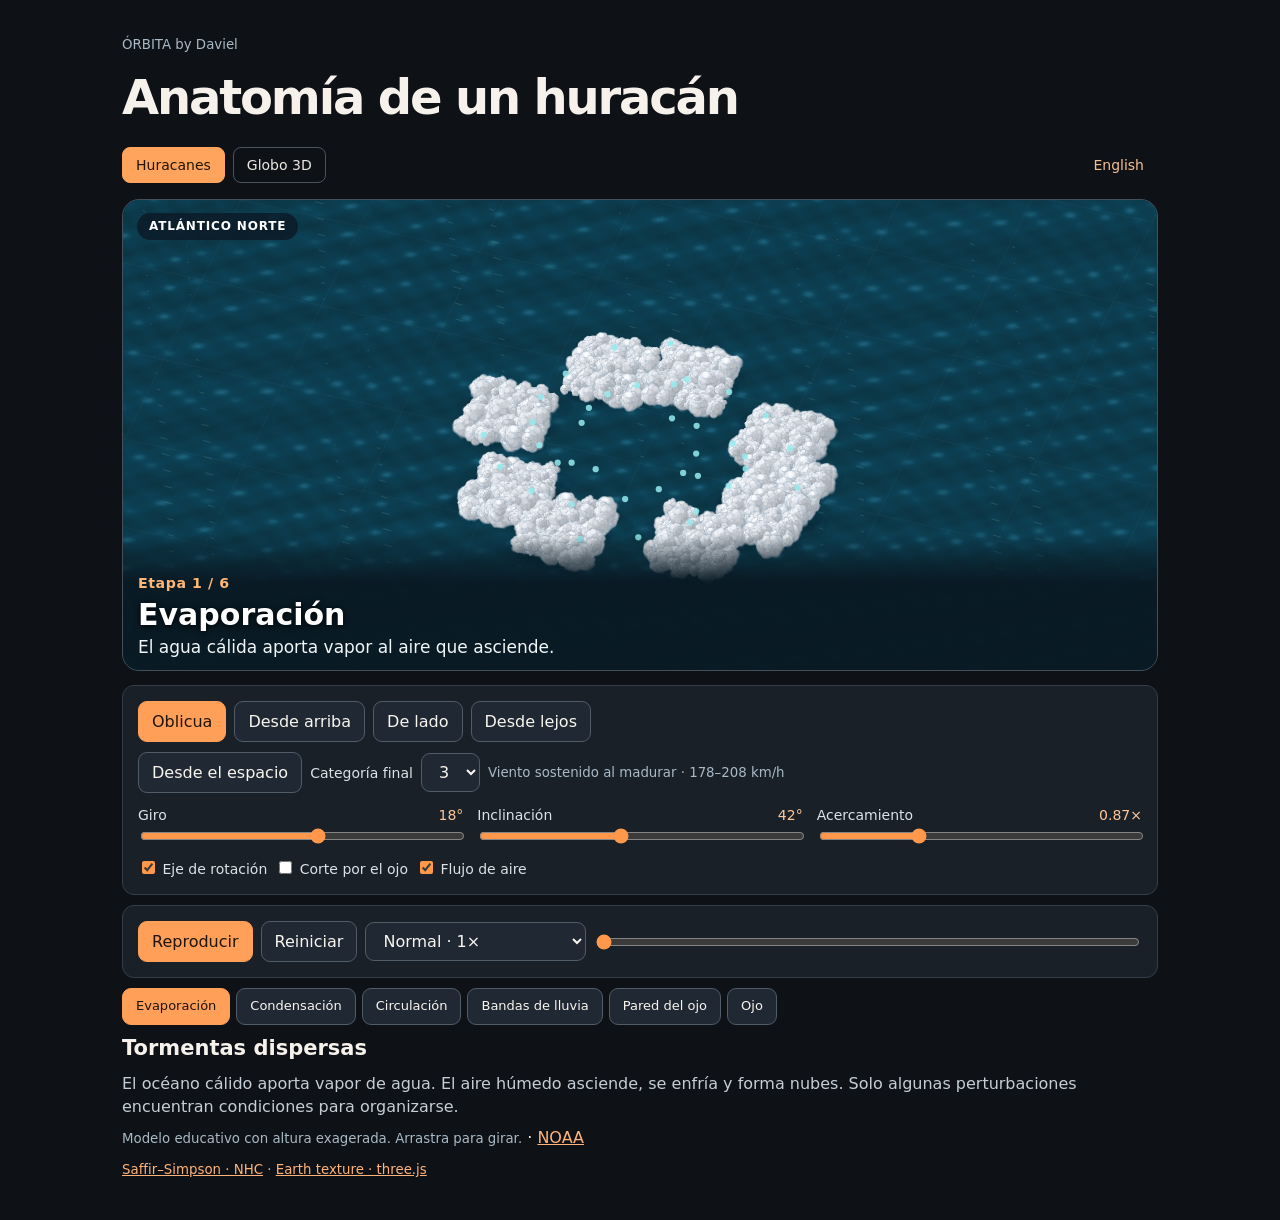
<file: atmosfera.html>
<!doctype html><html lang="es"><meta charset="utf-8"><meta name="viewport" content="width=device-width, initial-scale=1"><title>Huracanes en 3D · Órbita by Daviel</title>
<script>
const route = new URLSearchParams(location.search);
if (route.has('escena') || (route.has('vista') && route.get('vista') !== 'huracan')) {
  location.replace('globo.html'+(route.get('lang') === 'en' ? '?lang=en' : ''));
}
</script>
<style>
*{box-sizing:border-box}body{margin:0;background:#0e1116;color:#f6f1eb;font:16px/1.45 system-ui,sans-serif}main{max-width:1100px;margin:auto;padding:clamp(12px,3vw,32px)}button,select,input{font:inherit;accent-color:#ff984a}button,select{background:#202833;color:#f9f6ef;border:1px solid #505c68;border-radius:9px;padding:8px 13px;cursor:pointer}button[aria-pressed=true],#play{background:#ff9f58;color:#1e140b;border-color:#ff9f58}button:focus-visible,input:focus-visible,select:focus-visible{outline:3px solid #6fd7ed}h1{font-size:clamp(26px,5vw,48px);font-weight:560;letter-spacing:-.045em;margin:8px 0 14px}p{margin:8px 0;color:#c5ced6}nav,.row{display:flex;gap:8px;align-items:center;flex-wrap:wrap}.scene{position:relative;overflow:hidden;border:1px solid #43505b;border-radius:17px;background:#0c2637;margin:14px 0}canvas{width:100%;height:clamp(280px,45vw,470px);display:block;touch-action:none;cursor:grab}.stamp{position:absolute;left:14px;top:13px;color:#fff;font:600 12px/1.25 system-ui;letter-spacing:.07em;border-radius:15px;background:#0b1a27d9;padding:6px 12px;pointer-events:none}.panel{padding:15px;background:#192028;border:1px solid #333e48;border-radius:12px;margin:10px 0}.sliders{display:grid;grid-template-columns:repeat(auto-fit,minmax(140px,1fr));gap:14px;margin-top:12px}label{font-size:14px;color:#dbe2e8}label input[type=range]{width:100%;display:block}h2{font-size:21px;margin:0}a{color:#ffb378}small{color:#a8bac6}#story{min-height:2.8em}#seek{flex:1;min-width:95px}.row+.row{margin-top:12px}output{float:right;color:#ffc698}
.live-caption{position:absolute;inset:auto 0 0;background:linear-gradient(transparent,#071622e8 32%);padding:24px 15px 10px;color:#f1f6f7;pointer-events:none;font-size:clamp(13px,2vw,17px)}.live-caption small{color:#ffb777;font-weight:700;margin-right:10px}#chapters{display:flex;flex-wrap:wrap;gap:6px;margin:8px 0}#chapters button{font-size:13px}details{padding:12px 0;color:#c5ced6}summary{cursor:pointer;color:#ffc18c}#phaseName{display:block;font-size:clamp(20px,3vw,30px);line-height:1.16;color:#fff;margin:3px 0;text-shadow:0 1px 6px #000}.live-caption{background:linear-gradient(transparent,#091923f5 35%);padding-top:36px}#chapter{letter-spacing:.04em}
#modes{margin:12px 0 16px}#modes a{padding:7px 13px;border-radius:8px;border:1px solid #4c535d;text-decoration:none;color:#eee9e2;font-size:14px}
#modes a[aria-current=page]{background:#ffa45c;color:#221407;border-color:#ffa45c}
#modes a:last-child{margin-left:auto;color:#f6bf91;border-color:transparent}
#modes a:focus-visible{outline:3px solid #6fd7ed}
</style><main><small>ÓRBITA by Daviel</small><h1 id="title"></h1><nav id="modes" aria-label="Laboratorios"><a id="stormLink" aria-current="page" href="atmosfera.html">Huracanes</a><a id="earthLink" href="globo.html" target="_top">Globo 3D</a><a id="languageLink" href="atmosfera.html?lang=en">English</a></nav><div id="weatherLab"><div class="scene"><canvas id="view" role="img"></canvas><span class="stamp" id="stamp"></span><div class="live-caption" aria-live="polite"><small id="chapter"></small><strong id="phaseName"></strong><span id="caption"></span></div></div><div class="panel"><div class="row" id="presets"></div><div id="weatherOptions" class="row" style="margin-top:10px"><button id="orbit"></button><label id="catLabel"></label><select id="category"></select><small id="winds"></small></div><div class="sliders" id="ranges"></div><div class="row" style="margin-top:12px" id="layers"></div></div><div class="panel"><div class="row"><button id="play"></button><button id="reset"></button><select id="speed"></select><input id="seek" type="range" min="0" max="1000" value="1000"></div></div><div id="chapters"></div><h2 id="stage"></h2><p id="story"></p><small id="note"></small> · <a id="source" target="_blank" rel="noopener"></a><p><small><a href="https://www.nhc.noaa.gov/aboutsshws.php">Saffir–Simpson · NHC</a> · <a href="https://github.com/mrdoob/three.js/blob/dev/examples/textures/planets/earth_atmos_2048.jpg">Earth texture · three.js</a></small></p></div></main>
<script>
'use strict';
const en=new URLSearchParams(location.search).get('lang')==='en',t=(a,b)=>en?b:a,$=s=>document.querySelector(s);
document.documentElement.lang=en?'en':'es';
document.title=t('Huracanes en 3D','Hurricanes in 3D')+' · Órbita by Daviel';
$('#modes').setAttribute('aria-label',t('Laboratorios','Labs'));
$('#stormLink').textContent=t('Huracanes','Hurricanes');
$('#stormLink').href='atmosfera.html'+(en?'?lang=en':'');
$('#earthLink').textContent=t('Globo 3D','3D globe');
$('#earthLink').href='globo.html'+(en?'?lang=en':'');
$('#languageLink').textContent=en?'Español':'English';
$('#languageLink').href='atmosfera.html'+(en?'':'?lang=en');
$('#languageLink').lang=en?'es':'en';
const canvas=$('#view'),ctx=canvas.getContext('2d'),tau=Math.PI*2,rad=Math.PI/180,clamp=(v,a,b)=>Math.max(a,Math.min(b,v)),mix=(a,b,f)=>a+(b-a)*f;
let seed=4141;function rand(){seed=(Math.imul(1664525,seed)+1013904223)>>>0;return seed/4294967296}
const clouds=[],textures=[];
for(let j=0;j<8;j++){let c=document.createElement('canvas');c.width=c.height=96;let g=c.getContext('2d');
for(let k=0;k<86;k++){let a=rand()*tau,r=Math.sqrt(rand())*28,x=48+r*Math.cos(a),y=48+r*Math.sin(a),s=8+rand()*10,lit=clamp(.72-(x+y-85)/135+rand()*.22,0,1),v=Math.round(110+140*lit);let grad=g.createRadialGradient(x-s*.18,y-s*.3,0,x,y,s);grad.addColorStop(0,'rgba('+v+','+(v+2)+','+Math.min(255,v+7)+',.79)');grad.addColorStop(.60,'rgba('+v+','+(v+2)+','+Math.min(255,v+7)+',.55)');grad.addColorStop(1,'rgba(116,143,165,0)');g.fillStyle=grad;g.fillRect(x-s,y-s,s*2,s*2)}textures.push(c)}
for(let i=0;i<2100;i++){let u=rand(),r=u<.32?13+rand()*27:27+Math.pow(rand(),.76)*134,a=i%4*tau/4-r*.025+(rand()-.5)*(.28+r*.004),n=rand();
clouds.push({r,a,h:(4+23*Math.exp(-Math.pow((r-22)/13,2))+8*(1-r/170))*n+2,s:4+rand()*9,tex:i%8,ox:Math.cos(i%9*2.4)*86+(rand()-.5)*43,oy:Math.sin(i%9*2.4)*75+(rand()-.5)*44,n})}
let p=0,playing=false,last=0,yaw=18,tilt=42,zoom=.87,axis=true,cut=false,air=true,frame=0;
const title=t('Anatomía de un huracán','Anatomy of a hurricane');
const stages=[
[t('Tormentas dispersas','Scattered thunderstorms'),t('El océano cálido aporta vapor de agua. El aire húmedo asciende, se enfría y forma nubes. Solo algunas perturbaciones encuentran condiciones para organizarse.','A warm ocean supplies water vapor. Moist air rises, cools and forms clouds. Only some disturbances find the conditions to organize.')],
[t('Depresión tropical','Tropical depression'),t('Los vientos cerca de la superficie empiezan a circular alrededor de un centro de baja presión. La línea señala el eje aproximado una vez que se establece el giro.','Near-surface winds begin to circle a low-pressure center. The line marks the approximate axis once that circulation forms.')],
[t('Tormenta tropical','Tropical storm'),t('La condensación libera calor dentro de las nubes. Si el viento cambia poco con la altura, las tormentas pueden mantenerse cerca del centro y agruparse en bandas curvas.','Condensation releases heat inside the clouds. When winds change little with height, storms can stay near the center and organize into curved bands.')],
[t('Huracán maduro','Mature hurricane'),t('La línea naranja atraviesa el ojo y marca el eje alrededor del cual gira el sistema. Activa el corte para ver el aire que entra por la superficie, asciende en la pared del ojo y sale en altura. En el ojo, el aire suele descender.','The orange line passes through the eye, marking the axis of rotation. Use the cutaway to see air flowing inward near the surface, rising in the eyewall and spreading outward aloft. Air generally sinks in the eye.')]];
function btn(parent,name,fun){let b=document.createElement('button');b.textContent=name;b.onclick=fun;parent.append(b);return b}
const angles=[[18,42,.87],[0,89,.86],[35,13,1.1],[65,39,.56]];
let presets=[t('Oblicua','Oblique'),t('Desde arriba','Overhead'),t('De lado','Side'),t('Desde lejos','Distant')].map((s,i)=>btn($('#presets'),s,()=>preset(i)));
let space=false,category=3;
const windRanges=['119–153','154–177','178–208','209–251','≥252'];
$('#orbit').textContent=t('Desde el espacio','From space');
$('#orbit').onclick=()=>{space=!space;yaw=0;tilt=39;zoom=.87;refresh()};
$('#catLabel').textContent=t('Categoría final','Final category');$('#catLabel').htmlFor='category';
windRanges.forEach((r,i)=>$('#category').add(new Option(String(i+1),i+1)));$('#category').value=category;
$('#category').onchange=()=>{category=+$('#category').value;update()};
const globe=document.createElement('canvas'),mapImage=new Image();let pixels,globeKey='';
mapImage.onload=()=>{let m=document.createElement('canvas');m.width=1024;m.height=512;let g=m.getContext('2d');g.drawImage(mapImage,0,0,1024,512);pixels=g.getImageData(0,0,1024,512).data;queue()};mapImage.src='tierra.jpg';
function orbitalView(w,h){
 ctx.fillStyle='#020913';ctx.fillRect(0,0,w,h);for(let i=0;i<130;i++){ctx.fillStyle=i%3?'#566271':'#bbc8d0';ctx.fillRect((i*397)%w,(i*223)%h,1,1)}
 let lat=(tilt-16)*rad,lon=(-53+yaw)*rad,sl=Math.sin(lat),cl=Math.cos(lat),sz=400,R=Math.min(w*.41,h*.37)*zoom/.87,cx=w*.5,cy=h*.445;
 let halo=ctx.createRadialGradient(cx,cy,R*.96,cx,cy,R*1.09);halo.addColorStop(0,'#61ade5');halo.addColorStop(1,'rgba(48,121,181,0)');ctx.fillStyle=halo;ctx.fillRect(cx-R*1.1,cy-R*1.1,R*2.2,R*2.2);
 let key=[Math.round(yaw),Math.round(tilt),!!pixels].join();if(key!==globeKey){globeKey=key;globe.width=globe.height=sz;let g=globe.getContext('2d'),data=g.createImageData(sz,sz);for(let j=0;j<sz;j++)for(let i=0;i<sz;i++){let x=(i+.5)/200-1,y=1-(j+.5)/200,z2=1-x*x-y*y;if(z2<0)continue;let z=Math.sqrt(z2),la=Math.asin(y*cl+z*sl),lo=lon+Math.atan2(x,z*cl-y*sl),u=((Math.floor((lo/tau+.5)*1024)%1024)+1024)%1024,v=clamp(Math.floor((.5-la/Math.PI)*512),0,511),src=(v*1024+u)*4,idx=(j*sz+i)*4,light=.35+.68*Math.max(0,-.45*x+.38*y+.78*z),rim=Math.pow(1-z,3);for(let k=0;k<3;k++)data.data[idx+k]=(pixels?pixels[src+k]:[16,74,106][k])*light+[35,71,105][k]*rim;data.data[idx+3]=255}g.putImageData(data,0,0)}ctx.drawImage(globe,cx-R,cy-R,2*R,2*R);
 // Project cloud positions as latitude/longitude offsets on the same sphere as the ocean.
 let f=p*p*(3-2*p),dl=(-53*rad-lon),base=23*rad;ctx.save();ctx.beginPath();ctx.arc(cx,cy,R,0,tau);ctx.clip();
 for(let i=0;i<clouds.length;i+=3){let c=clouds[i],a=c.a-p*(1.6+.28*category),x=mix(c.ox,c.r*Math.cos(a),f),y=mix(c.oy,c.r*Math.sin(a),f),la=base-y*.00052,lo=dl+x*.00055,co=Math.cos(la),vis=sl*Math.sin(la)+cl*co*Math.cos(lo);if(vis<=0)continue;let xx=cx+R*co*Math.sin(lo),yy=cy-R*(cl*Math.sin(la)-sl*co*Math.cos(lo)),size=Math.max(1.3,R*.00125*c.s);ctx.drawImage(textures[c.tex],xx-size,yy-size,size*2,size*2)}
 ctx.restore();
 let visible=sl*Math.sin(base)+cl*Math.cos(base)*Math.cos(dl);
 if(visible>.08){let x=cx+R*Math.cos(base)*Math.sin(dl),y=cy-R*(cl*Math.sin(base)-sl*Math.cos(base)*Math.cos(dl)),off=Math.max(16,R*.13);ctx.strokeStyle='#ffb778';ctx.lineWidth=1.4;ctx.beginPath();ctx.moveTo(x+off*.6,y-off*.6);ctx.lineTo(x+off*1.3,y-off*1.3);ctx.stroke();let label=p<.25?t('Tormentas','Storms'):p<.50?t('Depresión','Depression'):p<.75?t('Tormenta tropical','Tropical storm'):t('Huracán','Hurricane');ctx.font='600 12px system-ui';let tw=ctx.measureText(label).width,lx=clamp(x+off*1.3,3,w-tw-12),ly=clamp(y-off*1.3-15,22,h-40);ctx.fillStyle='#13202ce8';ctx.fillRect(lx,ly,tw+9,20);ctx.fillStyle='#ffe0bd';ctx.fillText(label,lx+4,ly+14)}
}
const sea=document.createElement('canvas');sea.width=sea.height=512;
{let g=sea.getContext('2d'),img=g.createImageData(512,512);for(let j=0;j<512;j++)for(let i=0;i<512;i++){let v=Math.sin(i*.18+j*.34+3*Math.sin(i*.03+j*.043))+.6*Math.sin(i*.42-j*.61+2*Math.sin(i*.07))+.32*Math.sin(i*.81+j*.89),shine=Math.max(0,v-1.06)**2,idx=4*(i+j*512);img.data[idx]=12+shine*25;img.data[idx+1]=60+v*4+shine*46;img.data[idx+2]=78+v*6+shine*52;img.data[idx+3]=255}g.putImageData(img,0,0)}
function preset(i){space=false;[yaw,tilt,zoom]=angles[i];refresh()}
const sliders=[['yaw',t('Giro','Orbit'),-180,180,1],['tilt',t('Inclinación','Elevation'),6,89,1],['zoom',t('Acercamiento','Zoom'),.45,1.85,.01]].map(([id,label,min,max,step],i)=>{let l=document.createElement('label');l.textContent=label;let o=document.createElement('output'),s=document.createElement('input');s.type='range';Object.assign(s,{min,max,step,id});l.append(o,s);$('#ranges').append(l);s.oninput=()=>{let v=+s.value;if(i===0)yaw=v;if(i===1)tilt=v;if(i===2)zoom=v;refresh()};return [s,o]});
const checks=[t('Eje de rotación','Rotation axis'),t('Corte por el ojo','Eye cutaway'),t('Flujo de aire','Airflow')].map((s,i)=>{let l=document.createElement('label'),c=document.createElement('input');c.type='checkbox';l.append(c,' '+s);$('#layers').append(l);c.oninput=()=>{if(i===0)axis=c.checked;if(i===1){cut=c.checked;if(cut&&tilt>50)tilt=26}if(i===2)air=c.checked;refresh()};return c});
function refresh(){$('#orbit').setAttribute('aria-pressed',space);[yaw,tilt,zoom].forEach((v,i)=>{sliders[i][0].value=v;sliders[i][1].textContent=i===2?v.toFixed(2)+'×':Math.round(v)+'°'});presets.forEach((b,i)=>b.setAttribute('aria-pressed',!space&&angles[i].every((v,k)=>Math.abs(v-[yaw,tilt,zoom][k])<.01)));[axis,cut,air].forEach((v,i)=>checks[i].checked=v);queue()}
$('#reset').textContent=t('Reiniciar','Restart');$('#reset').onclick=()=>{p=0;playing=false;update()};
$('#speed').setAttribute('aria-label',t('Velocidad','Speed'));for(let [v,s] of [[1,'Normal'],[.25,t('Cámara lenta','Slow motion')]])$('#speed').add(new Option(s+' · '+v+'×',v));
$('#play').onclick=()=>{if(!playing&&p>=1)p=0;playing=!playing;last=0;update()};$('#seek').setAttribute('aria-label',t('Etapa de formación','Formation timeline'));$('#seek').oninput=e=>{playing=false;p=e.target.value/1000;update()};
const lessons=[[0,t('Evaporación','Evaporation'),t('El agua cálida aporta vapor al aire que asciende.','Warm water supplies vapor to the rising air.')],[.16,t('Condensación','Condensation'),t('Al subir, el aire se enfría. El vapor forma gotas y libera calor.','Rising air cools. Vapor condenses into droplets and releases heat.')],[.32,t('Circulación','Circulation'),t('Las tormentas se organizan alrededor de una baja presión compartida.','Storms organize around a common low-pressure center.')],[.51,t('Bandas de lluvia','Rainbands'),t('Las nubes se agrupan en bandas curvas que giran alrededor del centro.','Clouds organize into curved bands around the center.')],[.75,t('Pared del ojo','Eyewall'),t('El aire húmedo asciende con fuerza en el anillo que rodea el ojo.','Moist air rises vigorously in the ring surrounding the eye.')],[.90,t('Ojo','Eye'),t('Dentro del anillo, el aire suele descender y quedan menos nubes.','Inside the ring, air generally sinks and fewer clouds remain.')]];
let activeLesson=-1;
lessons.forEach(([at,name])=>btn($('#chapters'),name,()=>{p=at;playing=false;update()}));
function explain() {
    const index=lessons.reduce((best,item,i)=>p>=item[0]?i:best,0);
    if(index===activeLesson)return;
    activeLesson=index;
    const [,name,caption]=lessons[index];
    $('#phaseName').textContent=name;
    $('#chapter').textContent=t('Etapa ','Stage ')+(index+1)+' / '+lessons.length;
    $('#caption').textContent=caption;
    Array.from($('#chapters').children).forEach((b,i)=>b.setAttribute('aria-pressed',i===index));
}
$('#title').textContent=title;
canvas.setAttribute('aria-label',title);
$('#stamp').textContent=t('ATLÁNTICO NORTE','NORTH ATLANTIC');
$('#note').textContent=t('Modelo educativo con altura exagerada. Arrastra para girar.','Educational model with exaggerated height. Drag to orbit.');
$('#source').textContent='NOAA';
$('#source').href='https://www.noaa.gov/jetstream/tropical/tropical-cyclone-introduction/tropical-cyclone-structure';
function update() {
    explain();
    $('#winds').textContent=t('Viento sostenido al madurar · ','Sustained wind at maturity · ')+windRanges[category-1]+' km/h';
    const stage=stages[Math.min(3,Math.floor(p*4))];
    $('#stage').textContent=stage[0]+(p>=.75?t(' · Categoría ',' · Category ')+category:'');
    $('#story').textContent=stage[1];
    $('#play').textContent=playing?t('Pausar','Pause'):p===1?t('Ver formación','Watch formation'):t('Reproducir','Play');
    $('#seek').value=p*1000;
    queue();
}
let drag=null;canvas.onpointerdown=e=>{canvas.setPointerCapture(e.pointerId);drag=[e.clientX,e.clientY,yaw,tilt]};canvas.onpointermove=e=>{if(!drag)return;yaw=((drag[2]+(e.clientX-drag[0])*.55+540)%360)-180;tilt=clamp(drag[3]-(e.clientY-drag[1])*.35,6,89);refresh()};canvas.onpointerup=canvas.onpointercancel=()=>drag=null;
function queue(){if(!frame)frame=requestAnimationFrame(draw)}
function draw(now){frame=0;if(playing){if(last)p=Math.min(1,p+Math.min(100,now-last)/32000*+$('#speed').value);last=now;if(p===1)playing=false;update()}
const w=canvas.clientWidth,h=canvas.clientHeight,d=Math.min(devicePixelRatio||1,1.6);if(canvas.width!==Math.round(w*d)||canvas.height!==Math.round(h*d)){canvas.width=Math.round(w*d);canvas.height=Math.round(h*d)}ctx.setTransform(d,0,0,d,0,0);
const elev=tilt*rad,cy=Math.cos(yaw*rad),sy=Math.sin(yaw*rad),ct=Math.cos(elev),st=Math.sin(elev),scale=Math.min(w/355,h/235)*zoom,origin=h*.56;
function proj(x,y,z){let side=x*cy-y*sy,depth=x*sy+y*cy;return [w/2+side*scale,origin+(depth*st-z*ct)*scale,depth*ct+z*st]}
if(space){orbitalView(w,h);return}
let bg=ctx.createLinearGradient(0,0,w*.4,h);for(let [a,c] of [[0,'#0c2439'],[.55,'#17495d'],[1,'#072939']])bg.addColorStop(a,c);ctx.fillStyle=bg;ctx.fillRect(0,0,w,h);
function path(points,color,width,dash=[]){ctx.beginPath();points.forEach(([x,y],i)=>i?ctx.lineTo(x,y):ctx.moveTo(x,y));ctx.strokeStyle=color;ctx.lineWidth=width;ctx.setLineDash(dash);ctx.stroke();ctx.setLineDash([])}
{let A=proj(-510,-510,0),B=proj(510,-510,0),C=proj(-510,510,0);ctx.save();ctx.transform((B[0]-A[0])/512,(B[1]-A[1])/512,(C[0]-A[0])/512,(C[1]-A[1])/512,A[0],A[1]);ctx.drawImage(sea,0,0);ctx.restore()}
for(let i=-360;i<=360;i+=72){path([proj(i,-360,0),proj(i,360,0)],'rgba(200,225,230,.035)',1);path([proj(-360,i,0),proj(360,i,0)],'rgba(200,225,230,.035)',1)}
// Fine surface streaks give the moving cloud shadows a fixed visual reference.
for(let i=0;i<570;i++){let x=((i*137)%827)-413,y=((i*79)%487)-243;path([proj(x,y,0),proj(x+2+3*Math.sin(i),y+.4,0)],'rgba(147,214,222,.16)',1)}
let sprites=[];{let f=p*p*(3-2*p);for(let c of clouds){let a=c.a-p*(1.6+.28*category),r=c.r,x=mix(c.ox,r*Math.cos(a),f),y=mix(c.oy,r*Math.sin(a),f),z=1+c.h*(.27+.43*p);if(cut&&x*sy+y*cy>0)continue;if(c.tex===0){let shadow=proj(x+z*.33,y+z*.2,0);ctx.fillStyle='rgba(1,18,35,.075)';ctx.beginPath();ctx.ellipse(shadow[0],shadow[1],c.s*scale*1.4,Math.max(.6,c.s*scale*st),0,0,tau);ctx.fill()}let point=proj(x,y,z);sprites.push([point,c.s*(.67+.43*p)*scale,c.tex])}}
sprites.sort((a,b)=>a[0][2]-b[0][2]);for(let [[x,y],s,k] of sprites)ctx.drawImage(textures[k],x-s,y-s,2*s,2*s);
function arrow(points){path(points,'#a0eee9',1.8);let [x,y]=points.at(-1),[xx,yy]=points.at(-2),a=Math.atan2(y-yy,x-xx);path([[x-7*Math.cos(a-.55),y-7*Math.sin(a-.55)],[x,y],[x-7*Math.cos(a+.55),y-7*Math.sin(a+.55)]],'#a0eee9',1.8)}
if(air&&p>.57){for(let side of [-1,1]){let section=cut||tilt<32,pts=section?[[95,1],[55,2],[25,4],[20,14],[25,26],[48,33],[79,34]]:Array.from({length:23},(_,i)=>{let a=i/22*1.2,r=100-i*2.1;return [r*Math.cos(a),r*Math.sin(a),5]});arrow(pts.map(q=>section?proj(side*q[0]*cy,-side*q[0]*sy,q[1]):proj(side*q[0],-side*q[1],q[2])))}
if(cut&&p>.78)arrow([proj(4,0,22),proj(4,0,5)])}
// Tracers follow the process described in the current caption, including when scrubbing.
function tracer(x,y,z,color){let [xx,yy]=proj(x,y,z);ctx.beginPath();ctx.arc(xx,yy,Math.max(1.6,scale*1.8),0,tau);ctx.fillStyle=color;ctx.fill()}
if(air){for(let i=0;i<38;i++){let q=(p*(10+1.8*category)+i*.618)%1,a=i*2.4-p*4,r,z;
if(p<.32){r=35+(i*17)%65;z=q*32;tracer(r*Math.cos(a),r*Math.sin(a),z,'rgba(149,235,239,.85)')}
else if(p<.75){r=110-q*77;a-=q*1.4;tracer(r*Math.cos(a),r*Math.sin(a),3+q*5,'#9ae5dc')}
else{r=i%4===0?4:20+4*q;z=i%4===0?(1-q)*24:q*31;let x=r*Math.cos(a),y=r*Math.sin(a);if(!cut||x*sy+y*cy<=0)tracer(x,y,z,'#97ede3')}}}
if(axis&&p>.25){let base=proj(0,0,0),end=proj(0,0,53);path([base,end],'#ffac66',2,[5,4]);ctx.strokeStyle='#ffad68';ctx.beginPath();ctx.arc(end[0],end[1],4,0,tau);ctx.stroke();ctx.font='600 13px system-ui';let label=t('Eje de rotación','Rotation axis'),tw=ctx.measureText(label).width,tx=clamp(end[0]+11,4,w-tw-15),ty=clamp(end[1]-22,5,h-25);ctx.fillStyle='#15232de8';ctx.fillRect(tx,ty,tw+12,23);ctx.fillStyle='#ffc28a';ctx.fillText(label,tx+6,ty+16)}
}
new ResizeObserver(queue).observe(canvas);
preset(0);
update();
</script></html>
</file>
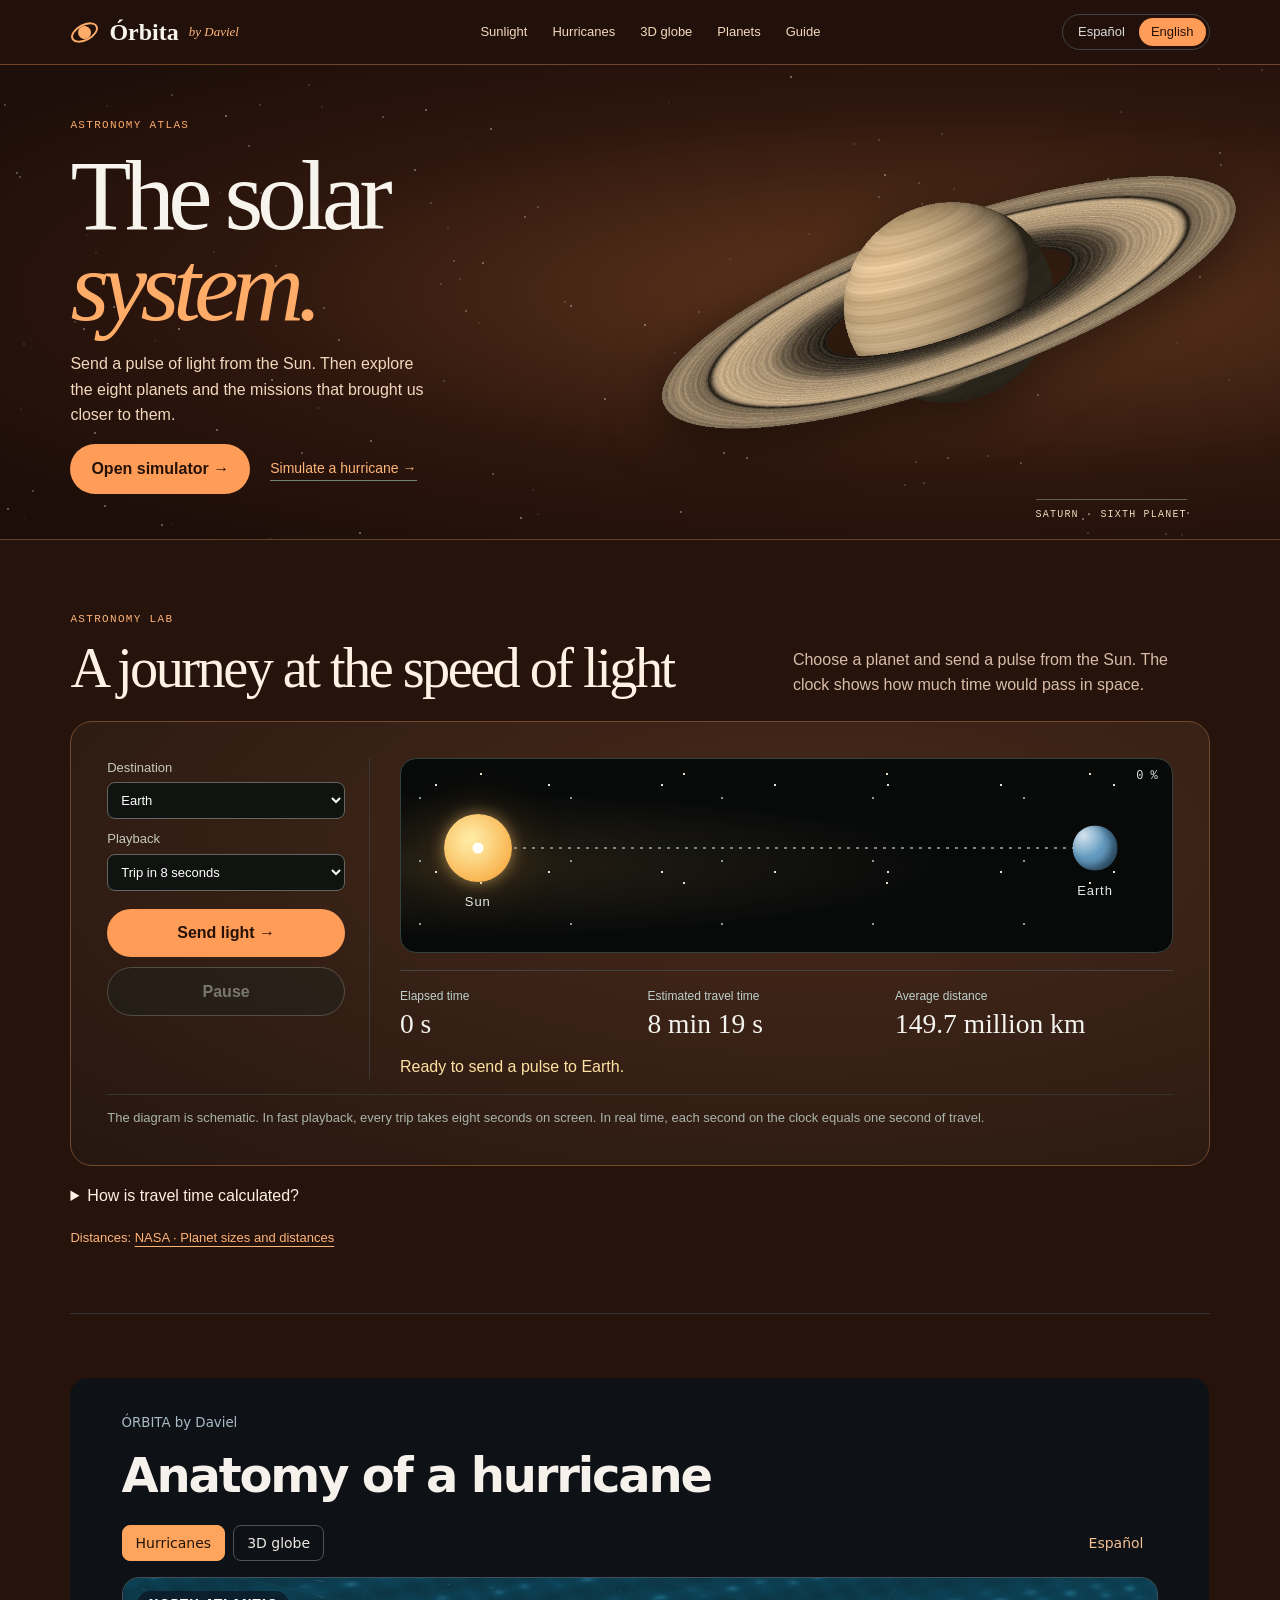
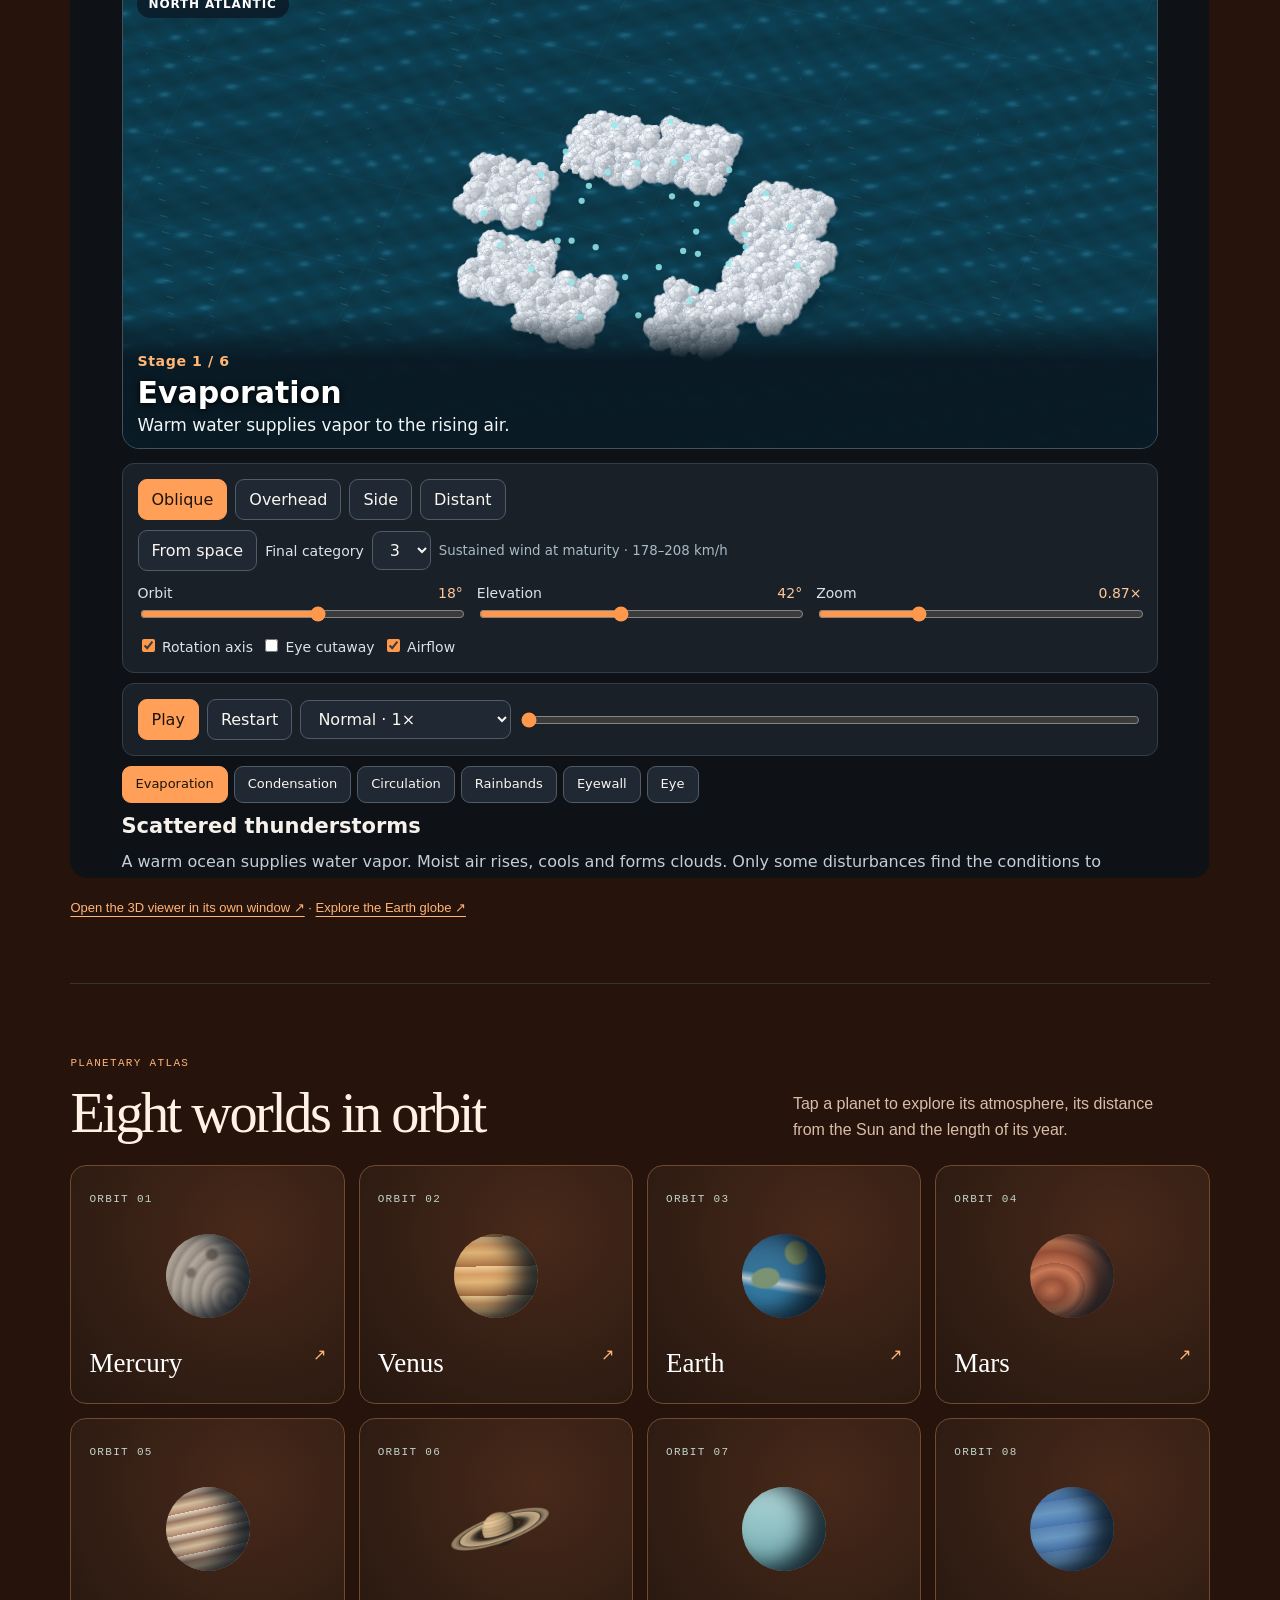
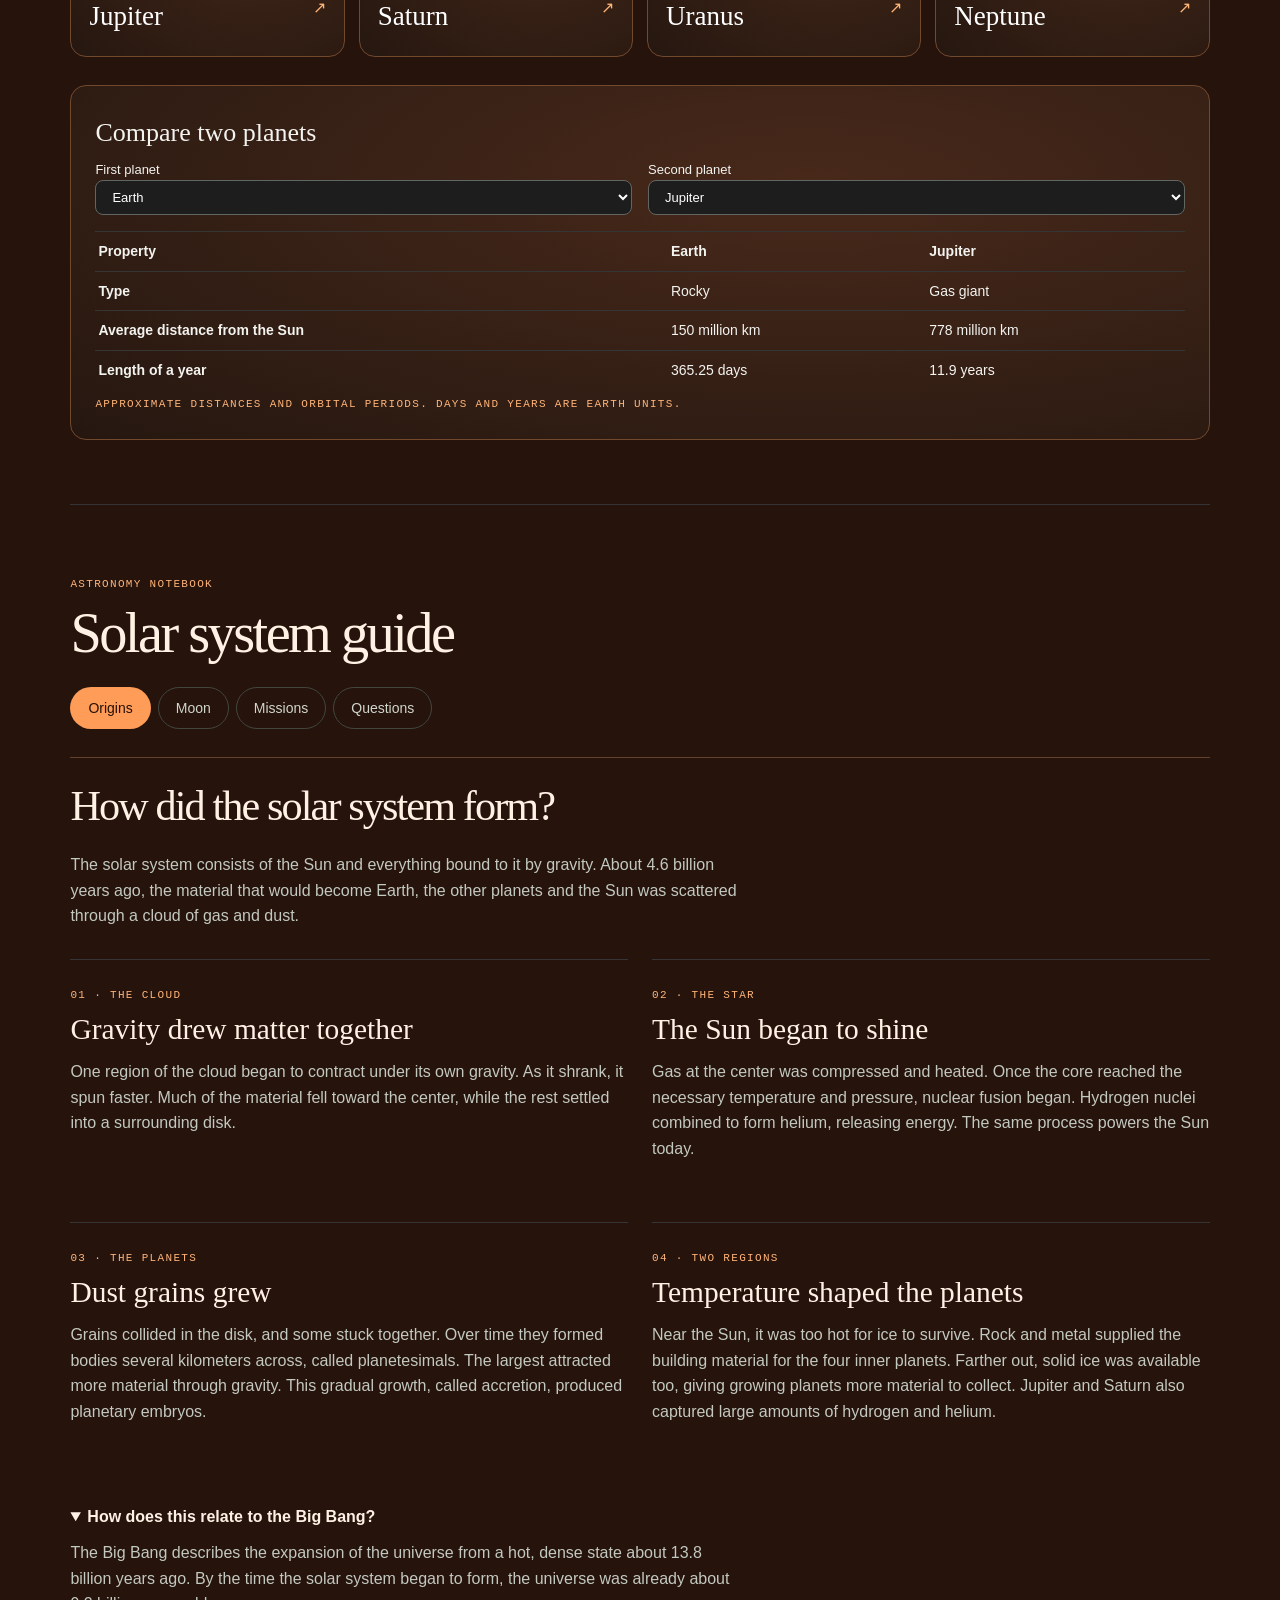
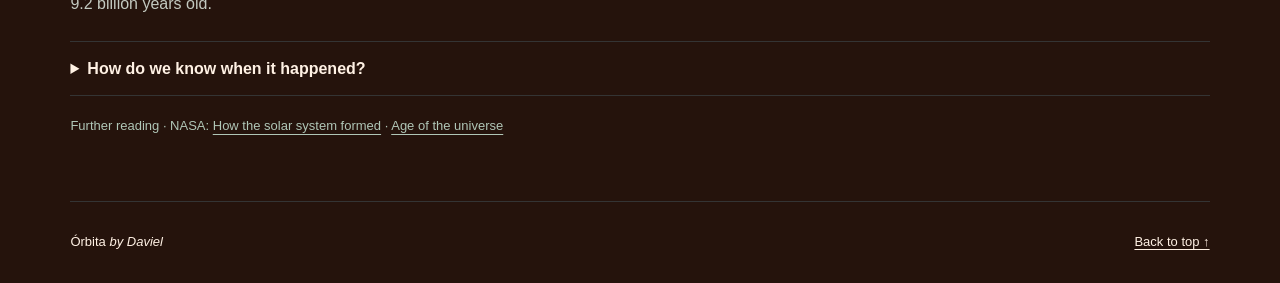
<file: en.html>
<!doctype html><html lang="en"><head><meta charset="utf-8"><meta name="viewport" content="width=device-width,initial-scale=1"><meta name="theme-color" content="#000000"><title>Órbita by Daviel | Sunlight travel time simulator</title><meta name="description" content="Send sunlight to any of the eight planets. Pause the simulation, compare travel times and explore the solar system in English or Spanish."><link rel="canonical" href="https://licestherdiaz2525-commits.github.io/orbita-by-daviel/en.html"><link rel="alternate" hreflang="es" href="https://licestherdiaz2525-commits.github.io/orbita-by-daviel/"><link rel="alternate" hreflang="en" href="https://licestherdiaz2525-commits.github.io/orbita-by-daviel/en.html"><style>
:root{--ink:#101b22;--paper:#f4f2eb;--mint:#b2e5ce;--line:#d6d8d0}*{box-sizing:border-box}html{scroll-behavior:smooth}body{margin:0;background:var(--paper);color:var(--ink);font:16px/1.6 "DM Sans",Arial,sans-serif}a{color:inherit}button,select{font:inherit}button,a,select,summary{touch-action:manipulation}a:focus-visible,button:focus-visible,select:focus-visible,summary:focus-visible{outline:3px solid #318269;outline-offset:4px}.wrap,main>section:not(.hero),footer{width:min(1240px,89%);margin-inline:auto}header,.hero{background:#0d1821;color:#f6f4ec}header{border-bottom:1px solid #ffffff24}.bar{min-height:78px;display:flex;justify-content:space-between;align-items:center;gap:24px}.brand{text-decoration:none;display:flex;align-items:center;gap:10px;font:700 25px Georgia,serif}.firma{font:italic 15px Georgia;color:var(--mint)}.mark{width:29px;height:17px;border:2px solid var(--mint);border-radius:50%;transform:rotate(-28deg);position:relative}.mark:after{content:"";background:var(--mint);width:13px;height:13px;border-radius:50%;position:absolute;left:6px}nav{display:flex;gap:24px}nav a,.cta,.fuentes a,.missions a{text-underline-offset:4px}nav a{text-decoration:none;font-size:14px}nav a:hover{text-decoration:underline}.hero{position:relative;isolation:isolate;overflow:hidden;background:radial-gradient(ellipse at 79% 56%,#364650 0,#162630 35%,#0d1821 70%)}.hero .wrap{position:relative;min-height:510px;display:flex;align-items:center}.intro{width:46%;padding:60px 0;z-index:1}.intro p{max-width:360px;color:#c7d1d0}.hero img{position:absolute;right:-8%;width:68%;height:100%;object-fit:contain;filter:drop-shadow(0 20px 24px #07131c80)}.sky{position:absolute;inset:0;z-index:-1}.sky i{position:absolute;background:#dae7e3;border-radius:50%}.caption{position:absolute;right:0;bottom:22px;color:#c5d6d0;font-size:12px}.eyebrow,small,.caption,.date{font:11px/1.5 "Courier New",monospace;letter-spacing:.12em;text-transform:uppercase}.eyebrow,.intro small{color:var(--mint)}h1,h2,h3,.card strong,dd{font-family:Georgia,"Times New Roman",serif;font-weight:400}h1,h2,h3,p{margin-top:0}h1{font-size:clamp(65px,7.8vw,116px);line-height:.93;letter-spacing:-.065em;margin:18px 0}h1 em{color:var(--mint)}h2{font-size:clamp(38px,4.4vw,65px);line-height:1.04;letter-spacing:-.045em;margin:10px 0 24px}h3{font-size:26px;line-height:1.15;margin:8px 0 12px}.cta,dialog button{border:0;border-radius:30px;background:var(--mint);color:var(--ink);text-decoration:none;padding:12px 21px;font-weight:650;display:inline-flex;gap:20px;align-items:center;cursor:pointer}.cta{margin-top:7px}main>section:not(.hero){padding-block:54px;border-bottom:1px solid var(--line)}.sectionhead{display:flex;justify-content:space-between;align-items:baseline}.grid{display:grid;grid-template-columns:repeat(4,minmax(0,1fr));gap:12px}.card{border:0;min-width:0;border-radius:14px;background:radial-gradient(ellipse at 60% 35%,#344450,#16242e 72%);color:#fff;text-align:left;padding:18px;cursor:pointer;transition:transform .18s}.card:hover{transform:translateY(-3px)}.card small{color:#c0d4cc}.card strong{font-size:27px}.arrow{float:right;color:var(--mint)}.planet{display:block;width:84px;height:84px;margin:16px auto;border-radius:50%;background:var(--surface);box-shadow:inset -18px -9px 22px #07121bd9;transform:rotate(-12deg)}.card img{display:block;width:100%;height:84px;object-fit:contain;margin:16px auto}.entrada,.lectura p{max-width:76ch}.historia,.missions{display:grid;gap:24px;grid-template-columns:repeat(2,minmax(0,1fr));margin-block:30px}.historia article,.missions article{padding:20px 0;border-top:1px solid #aebbb4}.lectura details{padding:14px 0;border-bottom:1px solid var(--line)}.lectura summary{cursor:pointer;font-weight:650}.lectura details p{margin:10px 0}.fuentes,.missions a{font-size:13px;color:#35584e}.fuentes{margin:20px 0 0}.missions{grid-template-columns:repeat(3,minmax(0,1fr))}.date{color:#386557}.lunar{border-radius:18px;background:#162831;color:#ecf3ec;padding:clamp(20px,4vw,52px);display:grid;grid-template-columns:1fr 1fr;align-items:center;gap:30px}.lunar p{max-width:52ch}.lunar a{color:var(--mint)}.phase-buttons{display:flex;gap:6px;flex-wrap:wrap}.phase-buttons button{padding:8px 12px;border:1px solid #80988e;border-radius:24px;background:transparent;color:inherit;cursor:pointer;font-size:14px}.phase-buttons [aria-pressed=true]{background:var(--mint);color:var(--ink)}.moon{width:104px;height:104px;border-radius:50%;margin-bottom:18px;border:1px solid #68818a;background:var(--phase);box-shadow:0 0 52px #bce7d71c}.phase-info{border-left:1px solid #607770;padding-left:30px}.phase-info p{margin:0}.compare{margin-top:28px;padding:24px;background:#e2eae0;border-radius:16px}.pair{display:grid;grid-template-columns:1fr 1fr;gap:16px}.pair label{display:block;font-size:13px}.pair select{padding:8px 12px;border:1px solid #81998b;background:#fff;border-radius:8px;width:100%}.compare table{width:100%;text-align:left;border-collapse:collapse;margin-top:16px}.compare td,.compare th{padding:8px 3px;border-top:1px solid #c0ccbf;font-size:14px}.compare th{font-weight:550}dialog{max-height:86vh;width:min(480px,92vw);color:var(--ink);background:var(--paper);border:0;border-radius:18px;padding:30px}dialog::backdrop{background:#09141cd6}dl{padding:14px 0;border-block:1px solid var(--line)}dt{font-size:13px}dd{margin:0 0 8px;font-size:23px}dialog button{margin-top:16px}footer{display:flex;justify-content:space-between;gap:16px;padding-block:30px;font-size:13px}footer a{text-underline-offset:3px}@media(max-width:850px){.grid{grid-template-columns:repeat(2,minmax(0,1fr))}.missions{grid-template-columns:1fr}.missions article{padding:16px 0}.missions{gap:4px}.hero .wrap{min-height:430px}nav{gap:14px}}@media(max-width:640px){.bar{flex-direction:column;align-items:flex-start;gap:4px;padding:12px 0}.bar nav{width:100%;justify-content:space-between;gap:6px}.bar nav a{padding:4px 0}.hero .wrap{display:block;padding-bottom:230px}.intro{width:100%;padding:35px 0 0}.hero img{width:100%;right:-6%;height:260px;bottom:-2px}.caption{bottom:10px;font-size:9px}.historia,.lunar{grid-template-columns:1fr}.phase-info{border-left:0;border-top:1px solid #607770;padding:20px 0 0}.card{padding:14px}.compare{padding:16px}.pair{gap:8px}.compare td,.compare th{font-size:12px}.historia{gap:0}main>section:not(.hero){padding-block:38px}.wrap,main>section:not(.hero),footer{width:91%}}@media(prefers-reduced-motion:reduce){*{scroll-behavior:auto!important;transition:none!important}}

#luz .laboratorio{background:radial-gradient(ellipse at 5% 50%,#30403c,#142632 63%);color:#f3f5ec;border-radius:18px;padding:clamp(18px,4vw,44px)}.controles-luz{display:flex;gap:16px;align-items:end;flex-wrap:wrap}.controles-luz label{display:grid;gap:4px;font-size:14px;color:#c9dbd7}.controles-luz select{background:#203942;color:white;border:1px solid #77948c;border-radius:8px;padding:9px}.controles-luz button{border:none;border-radius:30px;background:#b2e5ce;color:#101b22;padding:11px 20px;font-weight:bold;cursor:pointer}.ruta-luz{position:relative;margin:46px 28px 44px;height:64px;display:flex;align-items:center}.riel{height:2px;width:100%;background:#688185}.rayo{height:2px;width:var(--avance,0%);background:#ffe2a1}.pulso,.astro{position:absolute;top:50%;transform:translate(-50%,-50%);border-radius:50%}.pulso{left:var(--avance,0%);background:white;width:9px;height:9px;box-shadow:0 0 13px 3px #ffdb8f;z-index:2}.astro.sol{left:0;width:46px;height:46px;background:radial-gradient(circle at 40% 39%,#fff2af,#f9b653 70%,#df8937);box-shadow:0 0 32px #f4bc5155}.astro.destino{left:100%;width:32px;height:32px;background:var(--color);box-shadow:inset -6px -4px 8px #0a1b29a8}.astro b{position:absolute;left:50%;top:calc(100% + 6px);transform:translateX(-50%);font:13px Arial;color:#e0ebe6}.datos-luz{display:flex;flex-wrap:wrap;gap:20px 54px;border-top:1px solid #50636b;padding-top:16px}.datos-luz span{display:block;color:#bdd1cc;font-size:13px}.datos-luz strong{font:clamp(21px,3vw,32px) Georgia;display:block;font-variant-numeric:tabular-nums}.nota-luz{font-size:14px;color:#d4dfd9;margin:15px 0 0}.laboratorio [role=status]{min-height:1.6em;color:#ffe2a1;margin:12px 0 0}.bar nav{flex-wrap:wrap}
:root{color-scheme:dark;--ink:#f1f1ee;--paper:#050505;--line:#343434}body,header,.hero{background-color:#050505}header{background:#000}.hero{background:radial-gradient(ellipse at 76% 52%,#242424 0,#101010 34%,#000 73%)}.card{background:radial-gradient(ellipse at 56% 42%,#303030,#131313 78%);border:1px solid #383838}.compare,.lunar,#luz .laboratorio,dialog{background:#141414;color:#f3f3ef;border:1px solid #353535}.pair select,.controles-luz select{background:#1d1d1d;color:#fff;border-color:#626662}.historia article,.missions article,.compare td,.compare th{border-color:#353535}.date,.fuentes,.missions a,small{color:#b2d9c4}.phase-info,.datos-luz{border-color:#444}.controles-luz button,.cta,dialog button,.phase-buttons [aria-pressed=true]{color:#0d1b15}.bar{flex-wrap:wrap;gap:12px;padding-block:10px}.lang{display:inline-flex;gap:2px;border:1px solid #444;border-radius:24px;padding:3px;align-items:center}.lang a{padding:4px 12px;font-size:13px;text-decoration:none;border-radius:20px;color:#dadada}.lang [aria-current]{background:#e5eee7;color:#121813}.lang a:focus-visible{outline-color:#94c6aa}@media(max-width:850px){.bar nav{order:3;width:100%}.bar{flex-direction:row;align-items:center}.bar nav a{flex:auto;text-align:center}}
#luz .laboratorio{padding:clamp(16px,3vw,36px);border-color:#343a37;background:#0e1010}
.controles-luz button{min-height:44px}.controles-luz #pausa-luz{border:1px solid #819489;background:#1a221e;color:#dcf4e6}.controles-luz #pausa-luz:disabled{opacity:.42;cursor:default}
.espacio-luz{position:relative;isolation:isolate;overflow:hidden;margin:24px 0;border:1px solid #34413d;border-radius:16px;background:radial-gradient(ellipse at 3% 55%,#3c2a1770,transparent 45%),linear-gradient(120deg,#101716,#060809)}
.espacio-luz:before{content:"";position:absolute;inset:0;z-index:-1;background-image:radial-gradient(1px 1px at 35px 26px,#d4e8e2 90%,transparent),radial-gradient(1px 1px at 19px 39px,#8b9b94 90%,transparent),radial-gradient(1.5px 1.5px at 80px 15px,#e7dec6 65%,transparent);background-size:113px 87px,151px 63px,203px 109px}
.espacio-luz .ruta-luz{margin:34px clamp(38px,6vw,88px) 49px;height:110px}.astro.sol{width:clamp(40px,6vw,68px);height:clamp(40px,6vw,68px);box-shadow:0 0 15px #ffd08280,0 0 55px #e99c363d}.astro.destino{width:clamp(25px,4vw,45px);height:clamp(25px,4vw,45px);background:radial-gradient(circle at 24% 22%,#fffb 0,transparent 45%),var(--color)}.astro b{top:calc(100% + 12px);letter-spacing:.07em}.riel{background:repeating-linear-gradient(90deg,#78847f 0 3px,transparent 3px 9px)}.rayo{background:linear-gradient(90deg,#f6be6675,#fff1aa);box-shadow:0 0 9px #ffc46e}.pulso{width:11px;height:11px}.porcentaje{position:absolute;right:14px;top:10px;font:12px monospace;color:#d6e0d7}.datos-luz strong{font-variant-numeric:tabular-nums}

:root{--accent:#c2e8d2;--hair:#343733;--muted:#afb5ae}
header{position:sticky;top:0;z-index:10;background:#070807f5;backdrop-filter:blur(14px)}
.bar{min-height:64px;padding-block:8px}.bar nav{gap:25px}.bar nav a{font-size:13px;color:#c9cec8}.bar nav a:hover{color:#fff}.brand{font-size:24px}.firma{font-size:13px}
section[id],.guide-panel{scroll-margin-top:82px}
.hero{background:radial-gradient(ellipse at 73% 50%,#24231e 0,#10110f 30%,#050605 63%,#000 84%);border-bottom:1px solid var(--hair)}
.hero .wrap{min-height:clamp(400px,36vw,550px)}.intro{width:52%;padding:45px 0}.intro h1{font-size:clamp(68px,7.8vw,118px);margin:14px 0 18px;line-height:.92}.intro p{max-width:40ch;color:#c0c4bb}.hero img{width:62%;right:-6%;height:108%;filter:drop-shadow(0 12px 28px #0008)}
.hero .caption{right:2%;bottom:17px;border-top:1px solid #5c6256;padding-top:7px;font-size:10px}.hero-actions{display:flex;gap:20px;align-items:center;flex-wrap:wrap}.hero-actions .cta{margin:0}.minor-link{color:#e5e8df;text-decoration:none;font-size:14px;border-bottom:1px solid #738477}
main>section:not(.hero){padding-block:clamp(44px,5vw,74px)}.sect-intro{display:grid;grid-template-columns:1.25fr .75fr;gap:28px;align-items:end;margin:0 0 23px}.sect-intro h2{margin-bottom:0}.sect-intro p{margin:0;color:var(--muted);max-width:43ch}
#luz .laboratorio{display:grid;grid-template-columns:minmax(192px,.34fr) minmax(0,1fr);gap:0 30px;background:linear-gradient(125deg,#191d19,#101111 65%);padding:clamp(18px,2.8vw,36px);border-radius:22px}
.controles-luz{display:grid;align-content:start;grid-row:1/4;grid-column:1;gap:10px;border-right:1px solid #373d36;padding-right:24px}.controles-luz label{font-size:13px;color:#c5cabf}.controles-luz select{width:100%;background:#101310}.controles-luz button{width:100%;margin:0}.controles-luz #lanzar-luz{margin-top:8px}.espacio-luz{grid-column:2;margin:0 0 17px;background:radial-gradient(ellipse at 8% 55%,#43351e80,transparent 48%),#080a0a}.datos-luz{grid-column:2;display:grid;grid-template-columns:1fr 1fr 1.2fr;gap:16px}.datos-luz strong{font-size:clamp(18px,2.15vw,32px);line-height:1.3}.datos-luz span{font-size:12px}.laboratorio [role=status]{grid-column:2}.laboratorio .nota-luz{grid-column:1/-1;border-top:1px solid #32382f;padding-top:13px;color:#aab4ab;font-size:13px}
#luz>details{margin-top:17px}summary{cursor:pointer}.grid{gap:14px}.card{position:relative;border-radius:16px;background:radial-gradient(ellipse at 54% 46%,#2c302c,#121413 76%);border-color:#333731}.card:hover{border-color:#99baa4}.card .planet{margin:24px auto}.card img{margin:24px auto}.card .arrow{color:var(--accent)}.compare{border:1px solid #394036;background:#151915}
#guia .guide-links{display:flex;gap:7px;flex-wrap:wrap;margin:22px 0 28px}.guide-links a{font-size:14px;text-decoration:none;padding:9px 17px;border:1px solid #41463f;border-radius:30px;color:#d1d6cd}.guide-links a[aria-current]{background:var(--accent);border-color:transparent;color:#101510}.guide-panel{border-top:1px solid var(--hair);padding-top:26px}.guide-panel>small{display:none}.guide-panel h2{font-size:clamp(29px,3.3vw,49px);margin-top:0}.guide-panel[hidden]{display:none}.historia h3,.missions h3{font-size:clamp(22px,2.3vw,31px)}.lectura p,.missions p{color:#c3c9c0}.guide-panel .fuentes{color:#b0c6b7}
@media(max-width:850px){.bar{display:grid;grid-template-columns:auto 1fr auto;gap:12px}.bar nav{order:0;justify-content:center}.bar nav a{flex:none}.bar nav{gap:12px}.hero .wrap{min-height:390px}.sect-intro{grid-template-columns:1fr;gap:12px}#luz .laboratorio{gap:0 16px}.controles-luz{padding-right:16px}.datos-luz{gap:8px}}
@media(max-width:640px){header{position:static}.bar{grid-template-columns:1fr auto;gap:0}.bar nav{order:3;grid-column:1/-1;justify-content:space-between;border-top:1px solid #242724;margin-top:8px}.bar nav a{padding-block:7px}.hero .wrap{padding-bottom:180px;min-height:0}.intro{width:100%;padding:30px 0 0}.intro h1{font-size:66px}.intro p{max-width:36ch}.hero img{right:-5%;bottom:-14px;width:86%;height:214px}.hero .caption{left:0;right:auto;bottom:12px;max-width:105px}.hero-actions{gap:12px}.hero-actions .cta{padding:10px 15px}.minor-link{font-size:13px}section[id],.guide-panel{scroll-margin-top:12px}#luz .laboratorio{display:flex;flex-direction:column}.controles-luz{grid-template-columns:1fr 1fr;gap:9px;border:0;padding:0}.controles-luz #lanzar-luz{margin:0}.espacio-luz{margin-top:15px}.datos-luz{display:flex;flex-wrap:wrap;gap:12px 18px}.datos-luz strong{font-size:21px}.guide-links a{padding:6px 12px}.card strong{font-size:23px}.guide-panel .historia{gap:0}}

:root{--mint:#ffac69;--accent:#ff9248;--hair:#62412e;--muted:#dabda9}
body{background:#25130c;color:#fff1e4}header{background:#23120bf5;border-bottom-color:#704529}.hero{background:radial-gradient(ellipse at 74% 48%,#65391f,#2d160d 54%,#1d0e09 90%)}.bar nav a,.hero .caption,.intro p{color:#f3d8bd}.bar nav a:hover,.firma,.fuentes,.missions a,.date,small,.card .arrow,.minor-link{color:#ffb478}.lang [aria-current],.cta,.controles-luz #lanzar-luz,.guide-links a[aria-current],dialog button{background:#ff9c58;color:#271207}.card,.compare,.lunar,dialog,#luz .laboratorio{background:radial-gradient(ellipse at 65% 28%,#48291a,#251710);border-color:#73492e}.phase-buttons [aria-pressed=true]{background:#ffa05e;color:#251007}.bar nav{gap:clamp(8px,2vw,25px)}.storm-box{background:#2d1910;border:1px solid #815137;border-radius:22px;overflow:hidden}.storm-grid{display:grid;grid-template-columns:minmax(0,1.35fr) minmax(230px,.8fr)}.storm-sky{background:#172b33;display:grid;place-items:center;min-width:0}.storm-sky canvas{display:block;width:100%;height:auto;aspect-ratio:3/2}.storm-copy{padding:clamp(18px,3vw,42px);align-self:center}.storm-copy h3{font-size:clamp(24px,3vw,38px);margin-top:8px}.storm-copy p{color:#f3d5bd}.storm-controls{border-top:1px solid #76482f;padding:16px clamp(15px,3vw,36px);display:flex;flex-wrap:wrap;align-items:center;gap:12px}.storm-controls button,.storm-controls select{min-height:42px;padding:7px 15px;border:1px solid #926449;border-radius:12px;background:#301b12;color:#ffeadb}.storm-controls button:first-child{background:#ffa564;color:#281409;font-weight:bold;min-width:130px}.storm-controls button{cursor:pointer}.storm-controls label{display:flex;align-items:center;gap:8px}.storm-seek{width:100%;accent-color:#ff984d}.storm-box small{color:#ffb57d}.storm-grid canvas{background:radial-gradient(ellipse,#26454d,#101e23)}@media(max-width:700px){.storm-grid{grid-template-columns:1fr}.storm-sky canvas{max-height:290px}.storm-copy{padding:18px}.storm-copy p{margin-bottom:0}.storm-controls{gap:8px}.bar nav{gap:8px}.bar nav a{font-size:12px}}
</style></head><body><header><div class="bar wrap"><a class="brand" href="#inicio"><span class="mark"></span>Órbita <span class="firma">by Daviel</span></a><nav aria-label="Sections"><a href="#luz">Sunlight</a><a href="#tormentas">Hurricanes</a><a href="globo.html?lang=en">3D globe</a><a href="#atlas">Planets</a><a href="#guia">Guide</a></nav><div class="lang" role="group" aria-label="Language"><a data-language href="index.html" lang="es" hreflang="es" >Español</a><a data-language href="en.html" lang="en" hreflang="en" aria-current="page">English</a></div></div></header><main><section class="hero" id="inicio"><div class="sky" aria-hidden="true"></div><div class="wrap"><div class="intro"><small>Astronomy atlas</small><h1>The solar<br><em>system.</em></h1><p>Send a pulse of light from the Sun. Then explore the eight planets and the missions that brought us closer to them.</p><div class="hero-actions"><a class="cta" href="#luz">Open simulator →</a><a class="minor-link" href="#tormentas">Simulate a hurricane →</a></div></div><img src="saturno.webp" alt="Illustration of Saturn and its tilted rings"><span class="caption">Saturn · Sixth planet</span></div></section><section id="luz"><div class="sect-intro"><div><small>Astronomy lab</small><h2>A journey at the speed of light</h2></div><p>Choose a planet and send a pulse from the Sun. The clock shows how much time would pass in space.</p></div><div class="laboratorio"><div class="controles-luz"><label>Destination<select id="destino-luz"></select></label><label>Playback<select id="ritmo-luz"><option value="resumen">Trip in 8 seconds</option><option value="real">Real time</option></select></label><button id="lanzar-luz" type="button">Send light →</button><button id="pausa-luz" type="button" disabled>Pause</button></div><div class="espacio-luz"><span class="porcentaje" aria-hidden="true">0 %</span><div class="ruta-luz" aria-hidden="true"><div class="riel"><div class="rayo"></div></div><div class="astro sol"><b>Sun</b></div><div class="astro destino"><b id="nombre-luz"></b></div><div class="pulso"></div></div></div><div class="datos-luz"><div><span>Elapsed time</span><strong id="reloj-luz"></strong></div><div><span>Estimated travel time</span><strong id="total-luz"></strong></div><div><span>Average distance</span><strong id="distancia-luz"></strong></div></div><p role="status" id="estado-luz"></p><p class="nota-luz">The diagram is schematic. In fast playback, every trip takes eight seconds on screen. In real time, each second on the clock equals one second of travel.</p></div><details><summary>How is travel time calculated?</summary><p>We divide the average distance between the Sun and the planet by the speed of light in a vacuum (299,792.458 km/s). The result is the one-way travel time in seconds. The distance changes along each orbit, so the result is an estimate.</p></details><p class="fuentes">Distances: <a href="https://science.nasa.gov/solar-system/planet-sizes-and-locations-in-our-solar-system/">NASA · Planet sizes and distances</a></p></section><section id="tormentas"><iframe src="atmosfera.html?lang=en" title="Atmosphere in 3D" style="display:block;width:100%;height:clamp(930px,110vw,1100px);border:0;border-radius:18px" loading="lazy"></iframe><p class="fuentes"><a href="atmosfera.html?lang=en">Open the 3D viewer in its own window ↗</a> · <a href="globo.html?lang=en">Explore the Earth globe ↗</a></p></section><section id="atlas"><div class="sect-intro"><div><small>Planetary atlas</small><h2>Eight worlds in orbit</h2></div><p>Tap a planet to explore its atmosphere, its distance from the Sun and the length of its year.</p></div><div class="grid"></div><div class="compare"><h3>Compare two planets</h3><div class="pair"><label>First planet<select id="a"></select></label><label>Second planet<select id="b"></select></label></div><div aria-live="polite" id="comparacion"></div></div></section><section id="guia"><small>Astronomy notebook</small><h2>Solar system guide</h2><nav class="guide-links" aria-label="Guide topics"><a href="#origen">Origins</a><a href="#luna">Moon</a><a href="#misiones">Missions</a><a href="#preguntas">Questions</a></nav><article class="guide-panel lectura" id="origen"><small>Origins</small><h2>How did the solar system form?</h2>
<p class="entrada">The solar system consists of the Sun and everything bound to it by gravity. About 4.6 billion years ago, the material that would become Earth, the other planets and the Sun was scattered through a cloud of gas and dust.</p>
<div class="historia">
<article><small>01 · The cloud</small><h3>Gravity drew matter together</h3><p>One region of the cloud began to contract under its own gravity. As it shrank, it spun faster. Much of the material fell toward the center, while the rest settled into a surrounding disk.</p></article>
<article><small>02 · The star</small><h3>The Sun began to shine</h3><p>Gas at the center was compressed and heated. Once the core reached the necessary temperature and pressure, nuclear fusion began. Hydrogen nuclei combined to form helium, releasing energy. The same process powers the Sun today.</p></article>
<article><small>03 · The planets</small><h3>Dust grains grew</h3><p>Grains collided in the disk, and some stuck together. Over time they formed bodies several kilometers across, called planetesimals. The largest attracted more material through gravity. This gradual growth, called accretion, produced planetary embryos.</p></article>
<article><small>04 · Two regions</small><h3>Temperature shaped the planets</h3><p>Near the Sun, it was too hot for ice to survive. Rock and metal supplied the building material for the four inner planets. Farther out, solid ice was available too, giving growing planets more material to collect. Jupiter and Saturn also captured large amounts of hydrogen and helium.</p></article></div>
<details open><summary>How does this relate to the Big Bang?</summary><p>The Big Bang describes the expansion of the universe from a hot, dense state about 13.8 billion years ago. By the time the solar system began to form, the universe was already about 9.2 billion years old.</p></details>
<details><summary>How do we know when it happened?</summary><p>Some meteorites preserve minerals that solidified in the original disk. Certain atoms in these minerals decay at known rates. By measuring how much of the original material remains and how much has changed, scientists can date those early solids.</p></details>
<p class="fuentes">Further reading · NASA: <a href="https://science.nasa.gov/solar-system/solar-system-facts/">How the solar system formed</a> · <a href="https://science.nasa.gov/exoplanets/what-is-the-universe/">Age of the universe</a></p></article><article class="guide-panel lectura" id="luna"><small>Skywatching</small><h2>A month on the Moon</h2><div class="lunar"><div><p>The Sun lights roughly half the Moon. As the Moon orbits Earth, we see different amounts of its sunlit half. The cycle from one new moon to the next takes about 29.5 days.</p><div class="phase-buttons" aria-label="Main phases"></div></div><div class="phase-info" aria-live="polite"><div class="moon" aria-hidden="true"></div><h3 id="fase"></h3><p id="explica"></p></div></div><p class="fuentes">Source: <a href="https://science.nasa.gov/moon/moon-phases/">NASA · Moon phases</a></p></article><article class="guide-panel lectura" id="misiones"><small>Space exploration</small><h2>What the probes saw</h2><div class="missions"><article><span class="date">1989 · Neptune</span><h3>Voyager 2</h3><p>After visiting Jupiter, Saturn and Uranus, Voyager 2 reached Neptune. Its images revealed storms in the atmosphere and dark plumes rising above the icy surface of Triton.</p><a href="https://science.nasa.gov/mission/voyager/">Explore Voyager ↗</a></article><article><span class="date">2005 · Titan</span><h3>Cassini and Huygens</h3><p>Cassini carried Huygens to Saturn. As Huygens descended through Titan’s thick atmosphere, it photographed channels below. After landing, it revealed ground strewn with rounded pieces of ice.</p><a href="https://science.nasa.gov/mission/cassini/">Explore Cassini-Huygens ↗</a></article><article><span class="date">2015 · Pluto</span><h3>New Horizons</h3><p>The first flyby of Pluto revealed mountains of water ice beside a plain of nitrogen ice. The scarcity of craters in parts of the plain suggests that its surface has been renewed in the recent geological past.</p><a href="https://science.nasa.gov/mission/new-horizons/">Explore New Horizons ↗</a></article></div></article><article class="guide-panel lectura" id="preguntas"><small>Atlas guide</small><h2>Beyond the planets</h2>
<details open><summary>What keeps planets in orbit?</summary><p>The Sun’s gravity pulls on the planets as they travel through space, bending their paths into ellipses. One complete orbit defines a year on each planet. Rotation is a separate motion: a planet spinning on its own axis.</p></details>
<details><summary>What reaches us from the Sun?</summary><p>Light from the Sun’s visible surface takes about eight minutes to reach Earth. The Sun also releases charged particles in a stream called the solar wind. When these particles interact with Earth’s magnetic field and atmosphere, auroras can appear near the poles.</p></details>
<details><summary>How do asteroids and comets differ?</summary><p>Asteroids consist mostly of rock or metal. Many orbit between Mars and Jupiter. Comets also contain ice. As a comet approaches the Sun, some ice turns directly into gas, releasing dust. A cloud forms around the nucleus, and tails can extend away from the Sun.</p></details>
<details><summary>Where are Ceres and Pluto?</summary><p>Both are dwarf planets. They orbit the Sun and their gravity has pulled them into nearly round shapes, but they share their orbital neighborhoods with other substantial bodies. Ceres lies in the asteroid belt. Pluto orbits in the Kuiper Belt, a region rich in icy bodies beyond Neptune.</p></details>
<details><summary>What might lie beyond the Kuiper Belt?</summary><p>The orbits of some long-period comets point to a much more distant origin. Astronomers propose that a huge shell of icy objects surrounds the solar system: the Oort Cloud. Its existence is inferred from these orbits and has yet to be observed directly.</p></details>
<p class="fuentes">Further reading · NASA: <a href="https://science.nasa.gov/sun/facts/">The Sun</a> · <a href="https://science.nasa.gov/asteroids-comets-meteors/facts/">Asteroids and comets</a> · <a href="https://science.nasa.gov/solar-system/oort-cloud/facts/">Oort Cloud</a></p></article></section></main><footer><span>Órbita <i>by Daviel</i></span><a href="#inicio">Back to top ↑</a></footer><dialog aria-labelledby="nombre"><small id="tipo"></small><h2 id="nombre"></h2><p id="detalle"></p><dl id="medidas"></dl><p id="rasgo"></p><p class="fuentes"><a id="fuente">NASA fact sheet ↗</a></p><button autofocus>Close</button></dialog><script>const planetas = [
['Mercury','Rocky','The closest planet to the Sun has a cratered surface. Its extremely thin atmosphere holds little heat overnight.','radial-gradient(circle at 31% 42%,#756d65 4%,transparent 9%),radial-gradient(circle at 60% 26%,#6e655c 5%,transparent 10%),repeating-radial-gradient(ellipse at 70% 80%,#999086,#b4a99b 7%,#918781 12%)'],
['Venus','Rocky','A dense carbon dioxide atmosphere traps heat at the surface. That makes Venus the hottest planet in the solar system.','repeating-linear-gradient(11deg,#a97143,#e1b678 14%,#d79e65 22%,#efce96 30%)'],
['Earth','Rocky','Liquid water covers much of Earth. From space, oceans, continents and swirls of cloud are visible.','radial-gradient(ellipse at 70% 26%,#7a8c63 12%,transparent 15%),radial-gradient(ellipse at 28% 48%,#7b9273 15%,transparent 18%),linear-gradient(22deg,#347ba4 35%,#bccbd2 42%,#367599 49%,#305e85)'],
['Mars','Rocky','Iron oxide in the dust gives Mars its reddish color. Ancient channels show that water once flowed across its surface.','repeating-radial-gradient(ellipse at 22% 62%,#bf7151,#995138 16%,#c97a56 29%,#a35b41 37%)'],
['Jupiter','Gas giant','The largest planet in the solar system has bands of clouds and an enormous storm called the Great Red Spot.','repeating-linear-gradient(0deg,#b18870,#dbc3a2 9%,#987761 17%,#e7d9c5 25%)'],
['Saturn','Gas giant','Most of the material in Saturn’s rings is ice. Each particle follows its own orbit around the planet.',''],
['Uranus','Ice giant','Its spin axis is so tilted that the planet appears to roll on its side as it orbits the Sun.','linear-gradient(13deg,#69a5aa,#b7dcdd)'],
['Neptune','Ice giant','The most distant planet has storms and winds that blow faster than the speed of sound on Earth.','repeating-linear-gradient(4deg,#4875ae,#6897c1 15%,#5982b2 28%)']
];
const fichas = [
 ['58 million km','88 days','Mercury spins three times for every two orbits around the Sun. As a result, about 176 Earth days pass between one sunrise and the next.','mercury'],
 ['108 million km','225 days','Venus takes about 243 Earth days to spin once. It rotates more slowly than it orbits the Sun, and its spin direction is opposite to Earth’s.','venus'],
 ['150 million km','365.25 days','Earth’s axis tilts by about 23.4°. As Earth orbits the Sun, that tilt changes the angle of sunlight and the length of daylight in each hemisphere, giving us seasons.','earth'],
 ['228 million km','687 days','Mars has a thin atmosphere made mostly of carbon dioxide. Ice deposits cover parts of its poles. Its two small moons are Phobos and Deimos.','mars'],
 ['778 million km','11.9 years','Jupiter consists mostly of hydrogen and helium. Below the clouds, increasing pressure turns hydrogen into liquid. There is no solid surface like the ground on Earth.','jupiter'],
 ['1,400 million km','29.5 years','Titan, Saturn’s largest moon, has a thick atmosphere and lakes of liquid methane and ethane. On another moon, Enceladus, water vapor and ice particles spray from cracks near the south pole.','saturn'],
 ['2,900 million km','84 years','Methane in the atmosphere absorbs some red light, contributing to the blue-green color. The extreme tilt allows each pole to spend decades in sunlight followed by decades in darkness.','uranus'],
 ['4,500 million km','165 years','Neptune receives little sunlight at this distance. Its largest moon, Triton, orbits in the opposite direction to the planet’s spin, suggesting that Neptune may have captured it.','neptune']
];
const dialogo=document.querySelector('dialog');
planetas.forEach(([nombre,tipo,detalle,superficie],i)=>{
 const tarjeta=document.createElement('button');
 tarjeta.className='card';
 tarjeta.style.setProperty('--surface',superficie);
 tarjeta.innerHTML='<small>ORBIT 0'+(i+1)+'</small>'+(superficie?'<span class="planet"></span>':'<img src="saturno.webp" alt="">')+'<strong>'+nombre+'</strong><span class="arrow" aria-hidden="true">↗</span>';
 tarjeta.onclick=()=>{document.querySelector('#tipo').textContent=tipo+' · Orbit '+(i+1);document.querySelector('#nombre').textContent=nombre;document.querySelector('#detalle').textContent=detalle;const [distancia, periodo, rasgo, ruta] = fichas[i];
 document.querySelector('#medidas').innerHTML = '<dt>Average distance from the Sun</dt><dd>≈ '+distancia+'</dd><dt>Orbital period</dt><dd>≈ '+periodo+'</dd>';
 document.querySelector('#rasgo').textContent = rasgo;
 document.querySelector('#fuente').href = 'https://science.nasa.gov/'+ruta+'/facts/';
 dialogo.showModal()};
 document.querySelector('.grid').append(tarjeta);
});
dialogo.querySelector('button').onclick=()=>dialogo.close();
const cielo=document.querySelector('.sky');
for(let i=0;i<140;i++){const estrella=document.createElement('i');estrella.style.cssText='left:'+Math.random()*100+'%;top:'+Math.random()*100+'%;width:2px;height:2px;opacity:'+Math.random()*.55;cielo.append(estrella)}
</script><script>
const choices=[document.querySelector('#a'),document.querySelector('#b')];
choices.forEach((select,column)=>{planetas.forEach(([name],index)=>select.add(new Option(name,index)));select.value=column===0?'2':'4';select.addEventListener('change',compare)});
function compare(){
 const [first,second]=choices.map(select=>Number(select.value));
 const rows=[['Type',planetas[first][1],planetas[second][1]],['Average distance from the Sun',fichas[first][0],fichas[second][0]],['Length of a year',fichas[first][1],fichas[second][1]]];
 document.querySelector('#comparacion').innerHTML='<table><thead><tr><th>Property</th><th>'+planetas[first][0]+'</th><th>'+planetas[second][0]+'</th></tr></thead><tbody>'+rows.map(([key,left,right])=>'<tr><th scope="row">'+key+'</th><td>'+left+'</td><td>'+right+'</td></tr>').join('')+'</tbody></table><small>Approximate distances and orbital periods. Days and years are Earth units.</small>';
}
compare();
const fases=[
 ['New moon','#233239','The sunlit side faces almost entirely away from Earth. The Moon appears close to the Sun in the sky and is hard to see.'],
 ['First quarter','linear-gradient(90deg,#233239 50%,#d8d9c8 50%)','Half of the visible face is lit. Over the following days, the bright portion grows until the Moon is full.'],
 ['Full moon','#d8d9c8','The Moon lies across the sky from the Sun. Nearly all of its near side appears lit, and it usually rises around sunset.'],
 ['Last quarter','linear-gradient(90deg,#d8d9c8 50%,#233239 50%)','Half of the visible face is lit again. This time the bright portion is shrinking. Look for the Moon in the early morning.']
];
const buttons=document.querySelector('.phase-buttons');
function showPhase(i){const [name,color,description]=fases[i];document.querySelector('.moon').style.setProperty('--phase',color);document.querySelector('#fase').textContent=name;document.querySelector('#explica').textContent=description;Array.from(buttons.children).forEach((button,index)=>button.setAttribute('aria-pressed',String(index===i)))}
fases.forEach(([name],i)=>{const button=document.createElement('button');button.textContent=name;button.onclick=()=>showPhase(i);buttons.append(button)});showPhase(2);
</script><script>
(()=>{
 const mundos=[['Mercury',58,'#a59988'],['Venus',108,'#d9aa70'],['Earth',149.7,'#649bc0'],['Mars',227.9,'#c67658'],['Jupiter',778,'#cba480'],['Saturn',1400,'#d6be92'],['Uranus',2900,'#8bc9cb'],['Neptune',4500,'#668ac2']];
 const elemento=id=>document.getElementById(id);
 const destino=elemento('destino-luz'),ritmo=elemento('ritmo-luz'),boton=elemento('lanzar-luz'),ruta=document.querySelector('.ruta-luz');
 let frame=0;
 mundos.forEach(([nombre],i)=>destino.add(new Option(nombre,i)));
 destino.value='2';
 function tiempo(segundos){const n=Math.round(segundos),h=Math.floor(n/3600),m=Math.floor(n%3600/60);return (h?h+' h ':'')+(m||h?m+' min ':'')+(n%60)+' s'}
 function duracion(){return mundos[Number(destino.value)][1]*1e6/299792.458}
 function mostrar(fraccion){document.querySelector(".porcentaje").textContent=Math.floor(fraccion*100)+" %";ruta.style.setProperty('--avance',fraccion*100+'%');elemento('reloj-luz').textContent=tiempo(duracion()*fraccion)}
 const pausa=elemento('pausa-luz');let estado='listo', acumulado=0, inicio=0;
 function controles(modo){estado=modo;pausa.disabled=modo!=='curso'&&modo!=='pausa';pausa.textContent=modo==='pausa'?'Resume':'Pause'}
 function preparar(){controles('listo');acumulado=0;cancelAnimationFrame(frame);const [nombre,distancia,color]=mundos[Number(destino.value)];ruta.style.setProperty('--color',color);elemento('nombre-luz').textContent=nombre;elemento('distancia-luz').textContent=distancia.toLocaleString('en-US')+' million km';elemento('total-luz').textContent=tiempo(duracion());elemento('estado-luz').textContent='Ready to send a pulse to '+nombre+'.';boton.textContent='Send light →';mostrar(0)}

 function intervalo(){return ritmo.value==='real'?duracion()*1000:8000}
 function nombreDestino(){return mundos[Number(destino.value)][0]}
 function finalizar(){controles('fin');mostrar(1);boton.textContent='Send again';elemento('estado-luz').textContent='Light reached ' +nombreDestino()+' in approximately '+tiempo(duracion())+'.'}
 function avanzar(ahora){if(estado!=='curso')return;const parte=(acumulado+Math.max(0,ahora-inicio))/intervalo();if(parte>=1){finalizar();return}mostrar(parte);frame=requestAnimationFrame(avanzar)}
 function continuar(){inicio=performance.now();controles('curso');elemento('estado-luz').textContent='Pulse traveling to '+nombreDestino()+'.';frame=requestAnimationFrame(avanzar)}
 function lanzar(){cancelAnimationFrame(frame);acumulado=0;mostrar(0);boton.textContent='Restart trip';continuar()}
 pausa.addEventListener('click',()=>{if(estado==='pausa'){continuar();return}if(estado!=='curso')return;cancelAnimationFrame(frame);acumulado+=Math.max(0,performance.now()-inicio);if(acumulado>=intervalo()){finalizar();return}mostrar(acumulado/intervalo());controles('pausa');elemento('estado-luz').textContent='Trip paused.'});
 destino.addEventListener('change',preparar);ritmo.addEventListener('change',preparar);boton.addEventListener('click',lanzar);preparar();
})();
</script><script>document.querySelectorAll('[data-language]').forEach(link=>{link.addEventListener('click',()=>{link.hash=location.hash})});</script><script>
const guideLinks = Array.from(document.querySelectorAll('.guide-links a'));
function openTopic(scrollToTopic) {
 const selected = guideLinks.find(link => link.hash === location.hash);
 if (!selected && location.hash && location.hash !== '#guia') return;
 const topic = selected || guideLinks[0];
 for (const link of guideLinks) {
  const active = link === topic;
  document.querySelector(link.hash).hidden = !active;
  if(active) link.setAttribute('aria-current','true'); else link.removeAttribute('aria-current');
 }
 if (scrollToTopic && selected) document.querySelector('#guia').scrollIntoView({behavior:'instant'});
}
openTopic(false);
if(!guideLinks.some(link=>link.hash===location.hash)){guideLinks.slice(1).forEach(link=>document.querySelector(link.hash).hidden=true);guideLinks[0].setAttribute('aria-current','true')}
window.addEventListener('hashchange',()=>openTopic(true));
if(guideLinks.some(link=>link.hash===location.hash))requestAnimationFrame(()=>openTopic(true));
</script></body></html>
</file>
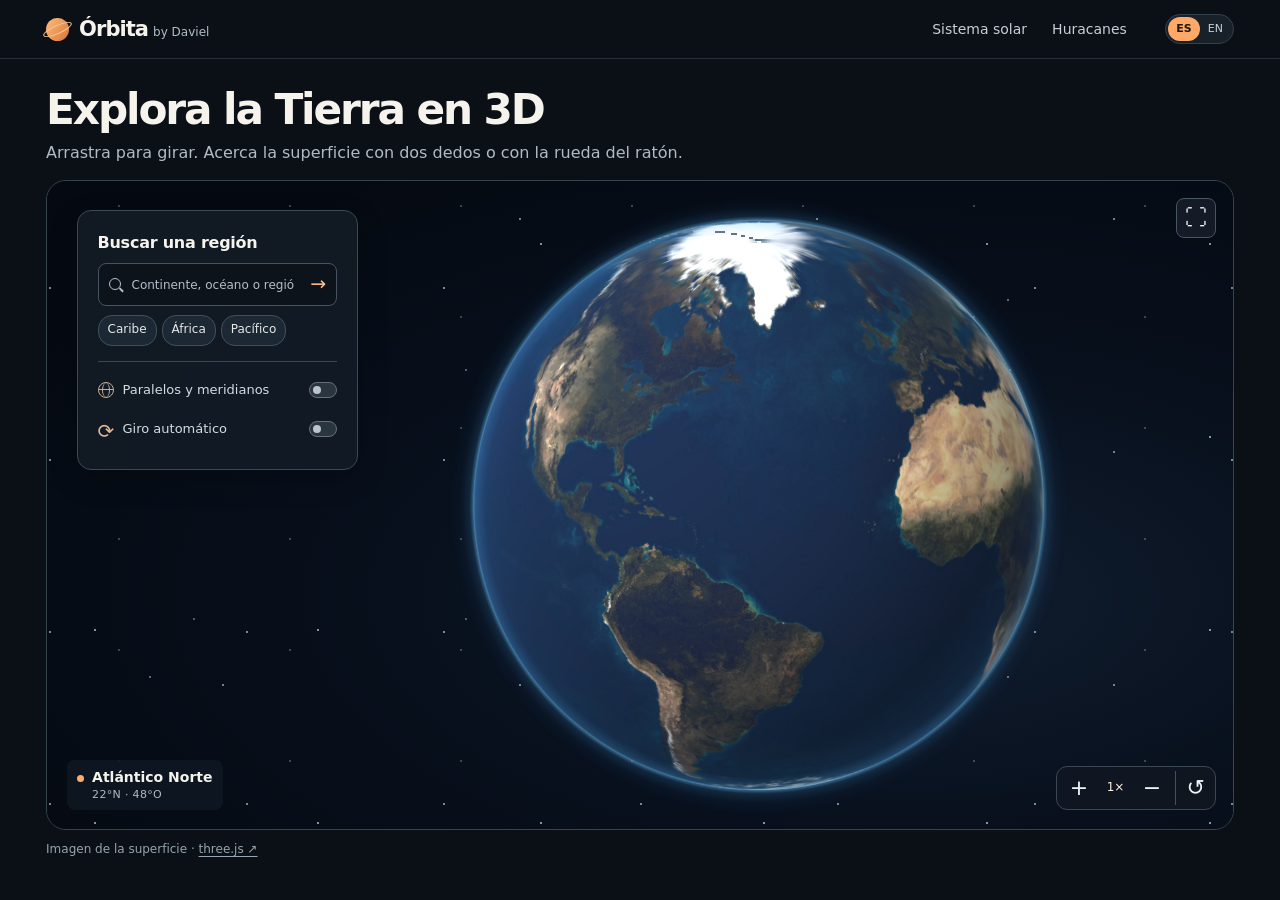
<file: globo.html>
<!doctype html>
<html lang="es">
<head>
  <meta charset="utf-8">
  <meta name="viewport" content="width=device-width, initial-scale=1, viewport-fit=cover">
  <meta name="theme-color" content="#0b1016">
  <meta name="description" content="Explora la Tierra en un globo 3D. Busca continentes y océanos, gira la cámara y acerca la superficie en Órbita by Daviel.">
  <title>Globo terrestre en 3D · Órbita by Daviel</title>
  <link rel="stylesheet" href="globo.css">
  <link rel="preload" as="image" href="tierra.jpg">
</head>
<body>
  <header class="mast">
    <a class="brand" data-home href="index.html"><span class="brand-orbit" aria-hidden="true"></span><b>Órbita</b> <span>by Daviel</span></a>
    <nav aria-label="Secciones" data-en-label="Sections">
      <a data-atlas href="index.html#atlas" data-en="Solar system">Sistema solar</a>
      <a data-storm href="atmosfera.html" data-en="Hurricanes">Huracanes</a>
    </nav>
    <div class="languages" aria-label="Idioma" data-en-label="Language">
      <a lang="es" hreflang="es" href="globo.html" id="in-es" aria-label="Español">ES</a>
      <a lang="en" hreflang="en" href="globo.html?lang=en" id="in-en" aria-label="English">EN</a>
    </div>
  </header>
  <main>
    <div class="intro">
      <h1 data-en="Explore Earth in 3D">Explora la Tierra en 3D</h1>
      <p data-en="Drag to rotate. Pinch or scroll to zoom in on the surface.">Arrastra para girar. Acerca la superficie con dos dedos o con la rueda del ratón.</p>
    </div>
    <section id="viewer" class="viewer" aria-label="Visor del globo terrestre" data-en-label="Earth globe viewer">
      <div class="space">
        <div id="surface" tabindex="0" role="group" aria-label="Globo interactivo" data-en-label="Interactive globe" aria-describedby="keyboard-help"></div>
        <span id="keyboard-help" class="sr" data-en="Use the arrow keys to rotate, plus and minus to zoom, and Home to reset. Hold Shift and drag to pan.">Usa las flechas para girar, los signos más y menos para acercar o alejar y la tecla Inicio para restablecer. Mantén Mayús y arrastra para desplazar la vista.</span>
        <p id="loading" class="loading" role="status" data-en="Loading Earth…">Cargando la Tierra…</p>
        <button type="button" id="expand" class="expand" aria-label="Pantalla completa" data-en-label="Full screen" title="Pantalla completa">⛶</button>
        <div class="view-info">
          <span class="location-dot" aria-hidden="true"></span>
          <div><strong id="region-name">Atlántico Norte</strong><span id="orientation" class="coords"></span></div>
        </div>
        <div class="camera" role="group" aria-label="Controles de cámara" data-en-label="Camera controls">
          <button id="zoom-in" type="button" aria-label="Acercar" data-en-label="Zoom in" title="Acercar">+</button>
          <output id="zoom-value" aria-label="Acercamiento" data-en-label="Zoom">1×</output>
          <button id="zoom-out" type="button" aria-label="Alejar" data-en-label="Zoom out" title="Alejar">−</button>
          <button id="reset" type="button" aria-label="Restablecer vista" data-en-label="Reset view" title="Restablecer vista">↺</button>
        </div>
      </div>
      <aside class="tools" aria-label="Opciones del globo" data-en-label="Globe options">
        <form id="region-search" role="search" autocomplete="off">
          <label id="search-label" for="region-query" data-en="Find a region">Buscar una región</label>
          <div class="search-box">
            <span class="lens" aria-hidden="true"></span>
            <input id="region-query" type="text" role="combobox" aria-autocomplete="list" aria-expanded="false" aria-controls="matches" placeholder="Continente, océano o región" spellcheck="false">
            <button class="go" type="submit" aria-label="Centrar en la región" data-en-label="Center on region">→</button>
          </div>
          <ul id="matches" role="listbox" aria-labelledby="search-label" hidden></ul>
          <p id="search-feedback" role="status" hidden></p>
        </form>
        <div class="presets" role="group" aria-label="Vistas rápidas" data-en-label="Quick views">
          <button type="button" data-region="caribbean" data-en="Caribbean">Caribe</button>
          <button type="button" data-region="africa" data-en="Africa">África</button>
          <button type="button" data-region="pacific" data-en="Pacific">Pacífico</button>
        </div>
        <div class="layers">
          <button type="button" id="graticule" aria-pressed="false"><i class="grid-icon" aria-hidden="true"></i><span data-en="Parallels and meridians">Paralelos y meridianos</span><i class="switch" aria-hidden="true"></i></button>
          <button type="button" id="spin" aria-pressed="false"><i class="spin-icon" aria-hidden="true">⟳</i><span data-en="Auto-rotate">Giro automático</span><i class="switch" aria-hidden="true"></i></button>
        </div>
      </aside>
    </section>
    <footer><span data-en="Surface image · ">Imagen de la superficie · </span><a href="https://github.com/mrdoob/three.js/blob/dev/examples/textures/planets/earth_atmos_2048.jpg" rel="noopener" target="_blank">three.js ↗</a></footer>
  </main>
  <script type="module" src="globo.js"></script>
</body>
</html>
</file>
<file: globo.css>
:root {color-scheme:dark;--bg:#0b1016;--panel:#141c26;--line:#34414c;--text:#f6f2ec;--quiet:#b0bbc4;--accent:#ffa969;}
*,*::before,*::after{box-sizing:border-box}
body{margin:0;background:var(--bg);color:var(--text);font:16px/1.45 system-ui,-apple-system,sans-serif;}
a{color:inherit;text-decoration:none;} button,input{font:inherit;}
button{color:inherit;cursor:pointer;} [hidden]{display:none!important;}
:where(a,button,input,[tabindex]):focus-visible{outline:3px solid #93d7e4;outline-offset:3px;}
.sr{position:absolute;width:1px;height:1px;overflow:hidden;clip-path:inset(50%);white-space:nowrap;}
.mast{display:flex;align-items:center;gap:clamp(15px,3vw,42px);width:min(100%,1500px);margin:auto;padding:14px clamp(15px,3.6vw,54px);border-bottom:1px solid #29323a;}
.brand{display:inline-flex;align-items:baseline;gap:5px;white-space:nowrap;}
.brand b{font-weight:680;font-size:21px;letter-spacing:-.045em;}
.brand>span:last-child{color:var(--quiet);font-size:12px;}
.brand-orbit{position:relative;align-self:center;width:23px;height:23px;margin-right:5px;border-radius:50%;background:linear-gradient(125deg,#ffbe7e,#d67537);}
.brand-orbit::after{content:"";position:absolute;inset:7px -4px;border:1.5px solid #ffc991;transform:rotate(-24deg);border-radius:50%;}
.mast nav{display:flex;gap:clamp(12px,2.1vw,25px);margin-left:auto;font-size:14px;color:#c7ced5;}
.mast nav a:hover,.mast nav a:focus-visible,footer a:hover{color:var(--accent);}
.languages{display:flex;align-items:center;padding:2px;background:#18212a;border:1px solid var(--line);border-radius:20px;}
.languages a{padding:3px 8px;color:#c5cdd5;font-size:11px;line-height:1.6;border-radius:16px;}
.languages a[aria-current=page]{color:#211408;font-weight:700;background:var(--accent);}
main{width:min(100%,1500px);margin:0 auto;padding:0 clamp(14px,3.6vw,54px) 22px;}
.intro{margin:clamp(17px,3vh,31px) 0 16px;}
h1{font-size:clamp(27px,3.3vw,48px);font-weight:590;letter-spacing:-.05em;line-height:1.12;margin:0;}
.intro p{font-size:clamp(13px,1.3vw,16px);color:var(--quiet);margin:7px 0 0;}
.viewer{position:relative;isolation:isolate;border:1px solid #37434d;border-radius:20px;background:#080e16;}
.space{position:relative;isolation:isolate;overflow:hidden;border-radius:19px;min-height:425px;height:clamp(425px,72svh,820px);background:
radial-gradient(ellipse at 72% 64%,#111e30 0%,#08101d 40%,#050a12 83%);}
.space::before,.space::after{content:"";pointer-events:none;position:absolute;inset:0;}
.space::before{opacity:.72;background-image:radial-gradient(1px 1px at 48px 63px,#b0cadc 75%,transparent),radial-gradient(1.25px 1.25px at 176px 38px,#a8b3bd 55%,transparent),radial-gradient(1px 1px at 3px 107px,#b9dbef 65%,transparent),radial-gradient(1px 1px at 147px 189px,#95a4b7 60%,transparent);background-size:223px 193px,297px 233px,197px 172px,272px 249px;}
.space::after{opacity:.45;background-image:radial-gradient(1px 1px at 72px 25px,#dee3c9 50%,transparent),radial-gradient(1.5px 1.5px at 103px 119px,#ced9ef 60%,transparent);background-size:171px 111px,429px 377px;}
#surface{position:absolute;inset:0;z-index:1;touch-action:none;cursor:grab;user-select:none;-webkit-user-select:none;}
#surface:active{cursor:grabbing}#surface:focus-visible{outline-offset:-3px;border-radius:14px;}
.tools{position:absolute;z-index:3;top:clamp(14px,2.3vw,30px);left:clamp(14px,2.3vw,30px);width:clamp(224px,22vw,298px);padding:clamp(13px,1.7vw,20px);border:1px solid #3b4956;border-radius:14px;background:#121b25f4;box-shadow:0 10px 30px #0003;backdrop-filter:blur(10px);}
#search-label{font-size:16px;font-weight:620;display:block;margin-bottom:8px;letter-spacing:-.015em;}
#region-search{position:relative;}
.search-box{position:relative;display:flex;align-items:center;gap:7px;padding:0 3px 0 10px;background:#0c131b;border:1px solid #475361;border-radius:8px;}
.search-box:focus-within{border-color:#ffac71;}
.lens{width:12px;height:12px;border:1.5px solid #b6c2cc;border-radius:50%;position:relative;flex:none;}
.lens:after{content:"";width:5px;height:1.5px;background:#b6c2cc;position:absolute;bottom:-1px;right:-4px;transform:rotate(45deg);}
#region-query{width:100%;min-width:0;height:41px;padding:0 1px 0 4px;appearance:none;border:none;background:transparent;outline:none;font-size:13px;color:var(--text);}
#region-query::placeholder{color:#b4bec9;font-size:12px;}
.go{margin:0;border:0;background:transparent;color:#ffbe8f;font-size:19px;min-width:30px;min-height:36px;}
#matches{position:absolute;z-index:5;top:100%;left:0;right:0;max-height:190px;overflow:auto;padding:3px;margin:3px 0;background:#1c2936;border:1px solid #495867;border-radius:8px;box-shadow:0 8px 20px #0006;list-style:none;}
#matches li{padding:7px 9px;font-size:13px;border-radius:5px;cursor:pointer;}
#matches li:hover,#matches li[aria-selected=true]{background:#394756;color:white;}
#search-feedback{font-size:12px;margin:6px 0 0;color:#ffbd91;}
.presets{display:flex;flex-wrap:wrap;gap:5px;margin-top:9px;}
.presets button{min-height:31px;padding:3px 9px;border:1px solid #41515c;border-radius:14px;background:#1c2833;font-size:12px;color:#e4e9e8;}
.presets button:hover,.presets button[aria-pressed=true]{background:#392c23;border-color:#b6815b;color:#ffd6b6;}
.layers{margin-top:15px;padding-top:9px;border-top:1px solid #3a4651;}
.layers button{display:flex;gap:9px;align-items:center;text-align:left;width:100%;min-height:39px;padding:5px 0;border:none;background:transparent;color:#d4dce2;font-size:13px;}
.layers button:hover{color:white;}
.switch{margin-left:auto;position:relative;width:28px;height:16px;border:1px solid #64717b;border-radius:12px;background:#2b3540;}
.switch:after{content:"";position:absolute;left:3px;top:3px;width:8px;height:8px;border-radius:50%;background:#b9c4ce;}
.layers button[aria-pressed=true] .switch{background:#5b3927;border-color:#e6a071;}
.layers button[aria-pressed=true] .switch:after{background:#ffc79c;left:15px;}
.grid-icon,.spin-icon{width:16px;height:16px;display:inline-grid;place-items:center;color:#deb798;font-style:normal;line-height:1;flex:none;}
.grid-icon{border:1px solid #c7ad96;border-radius:50%;position:relative;}
.grid-icon::after{content:"";border-inline:1px solid #c7ad96;border-radius:50%;position:absolute;inset:0 3px;}
.grid-icon::before{content:"";position:absolute;top:6px;left:0;right:0;border-top:1px solid #c7ad96;}
.spin-icon{font-size:20px;}
.loading{position:absolute;top:50%;left:60%;z-index:2;transform:translate(-50%,-50%);color:#cfdae4;background:#111b26e0;border-radius:10px;text-align:center;padding:7px 12px;font-size:13px;}
.camera,.expand,.view-info{position:absolute;z-index:2;}
.expand,.camera button{border:1px solid #485563;background:#161e29eb;color:#edf3f6;border-radius:8px;font-size:22px;line-height:1;display:grid;place-items:center;min-width:40px;height:40px;}
.expand:hover,.camera button:hover{border-color:#e2a376;color:#ffbf90;}
.expand{right:17px;top:17px;}
.camera{right:17px;bottom:19px;display:flex;align-items:center;gap:4px;padding:4px;background:#111822e6;border:1px solid #3b4753;border-radius:11px;}
.camera button{border:0;min-width:35px;height:34px;background:transparent;}
.camera button:disabled{color:#6b7784;cursor:default;}
.camera output{font-size:12px;color:#fff0dd;min-width:30px;text-align:center;font-variant-numeric:tabular-nums;}
#reset{border-left:1px solid #45505a;border-radius:0 5px 5px 0;padding-left:10px;margin-left:2px;}
.view-info{display:flex;align-items:baseline;gap:8px;left:20px;bottom:19px;max-width:55%;padding:7px 10px;background:#101923d9;border-radius:8px;pointer-events:none;}
.location-dot{width:7px;height:7px;border-radius:50%;background:#ffab6b;}
.view-info strong{display:block;font-size:14px;font-weight:620;}
.coords{display:block;color:#aebbc7;font-size:11px;letter-spacing:.03em;font-variant-numeric:tabular-nums;}
footer{color:#96a5b1;margin-top:11px;font-size:12px;}footer a{text-decoration:underline;text-underline-offset:3px;}
.viewer:fullscreen,.viewer.expanded{border:0;border-radius:0;background:#080e16;overflow:auto;}
.viewer.expanded{position:fixed;inset:0;z-index:10;}body:has(.viewer.expanded){overflow:hidden;}
.viewer:fullscreen .space,.viewer.expanded .space{border-radius:0;height:100dvh;}
@media(max-width:760px){
    #surface{left:0}.space{height:clamp(340px,64svh,570px);min-height:0;border-radius:18px 18px 0 0;}
    .tools{position:relative;inset:auto;width:100%;box-shadow:none;backdrop-filter:none;border:0;border-top:1px solid #37434d;border-radius:0 0 18px 18px;display:grid;grid-template-columns:1.35fr 1fr;column-gap:20px;padding:14px;}
    #region-search{grid-column:1;grid-row:1}.presets{grid-column:1;grid-row:2}.layers{margin:0;padding:0;border:0;grid-column:2;grid-row:1/3;align-self:center;}
    .loading{left:50%;}.viewer:fullscreen .space,.viewer.expanded .space{height:calc(100dvh - 145px);min-height:245px;}
}
@media(max-width:510px){
    .mast{gap:10px;padding:9px 13px;flex-wrap:wrap;}.mast nav{font-size:12px;gap:8px;}.brand b{font-size:18px;}.brand>span:last-child{font-size:10px;}.brand-orbit{width:17px;height:17px;margin-right:1px;}
    .brand-orbit::after{inset:5px -3px;}.languages a{padding:3px 6px;}
    main{padding-inline:10px}.intro{margin:16px 3px 12px;}.intro p{max-width:39em;}
    .space{height:clamp(300px,52svh,470px);}
    .tools{display:block;}.layers{display:flex;gap:12px;flex-wrap:wrap;margin-top:10px;border-top:1px solid #333e49;padding-top:7px;}.layers button{width:auto;gap:7px;flex:1 1 136px;min-height:37px;font-size:12px;}.layers .grid-icon,.layers .spin-icon{display:none;}
    .view-info{left:8px;bottom:9px;padding:4px 7px;max-width:51%}.view-info strong{font-size:12px;}.coords{font-size:10px;}
    .camera{right:8px;bottom:9px;gap:1px;padding:2px;}.camera button{min-width:30px;height:32px;}.camera output{min-width:24px;font-size:11px;}
    .expand{right:9px;top:9px;}.viewer:fullscreen .space,.viewer.expanded .space{height:calc(100dvh - 190px);}
}
@media(max-width:370px){.mast nav{order:3;flex:1 1 100%;margin:0 0 2px;}.languages{margin-left:auto;} .view-info{max-width:48%;}}
</file>
